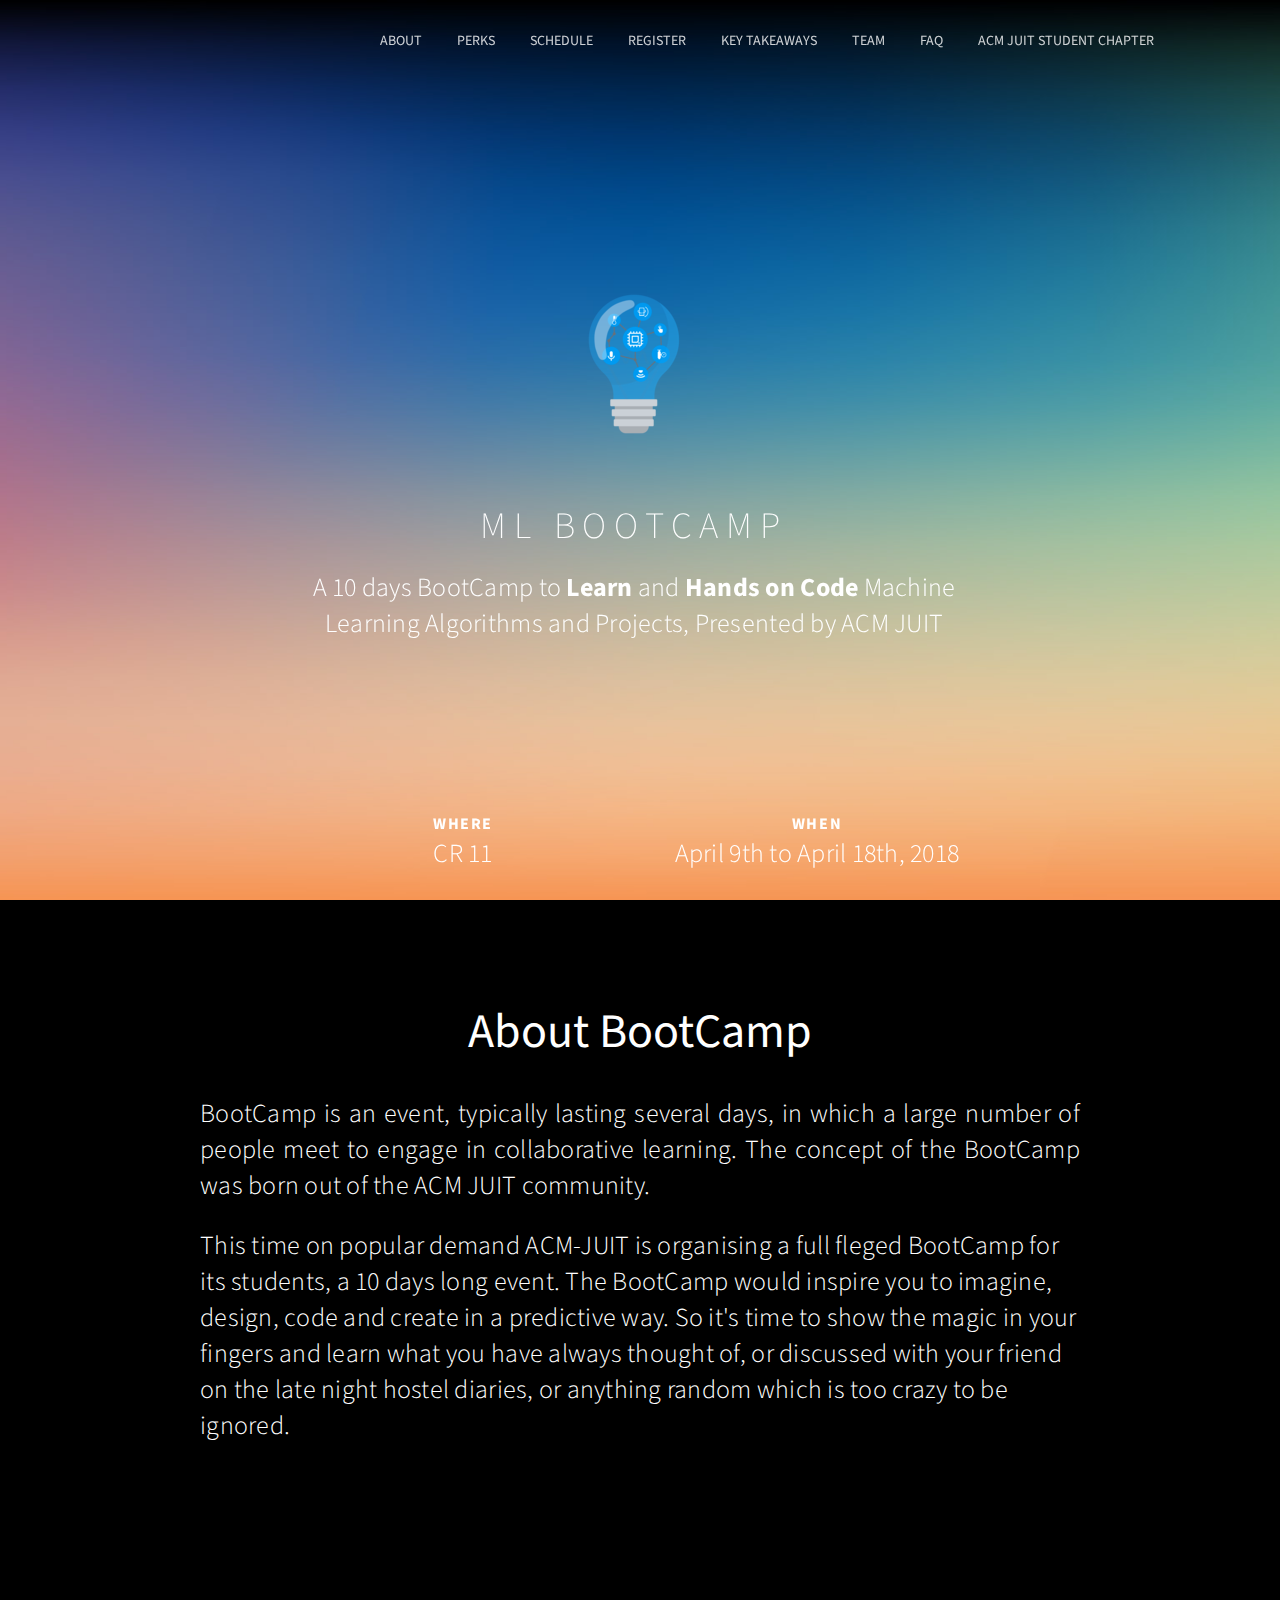
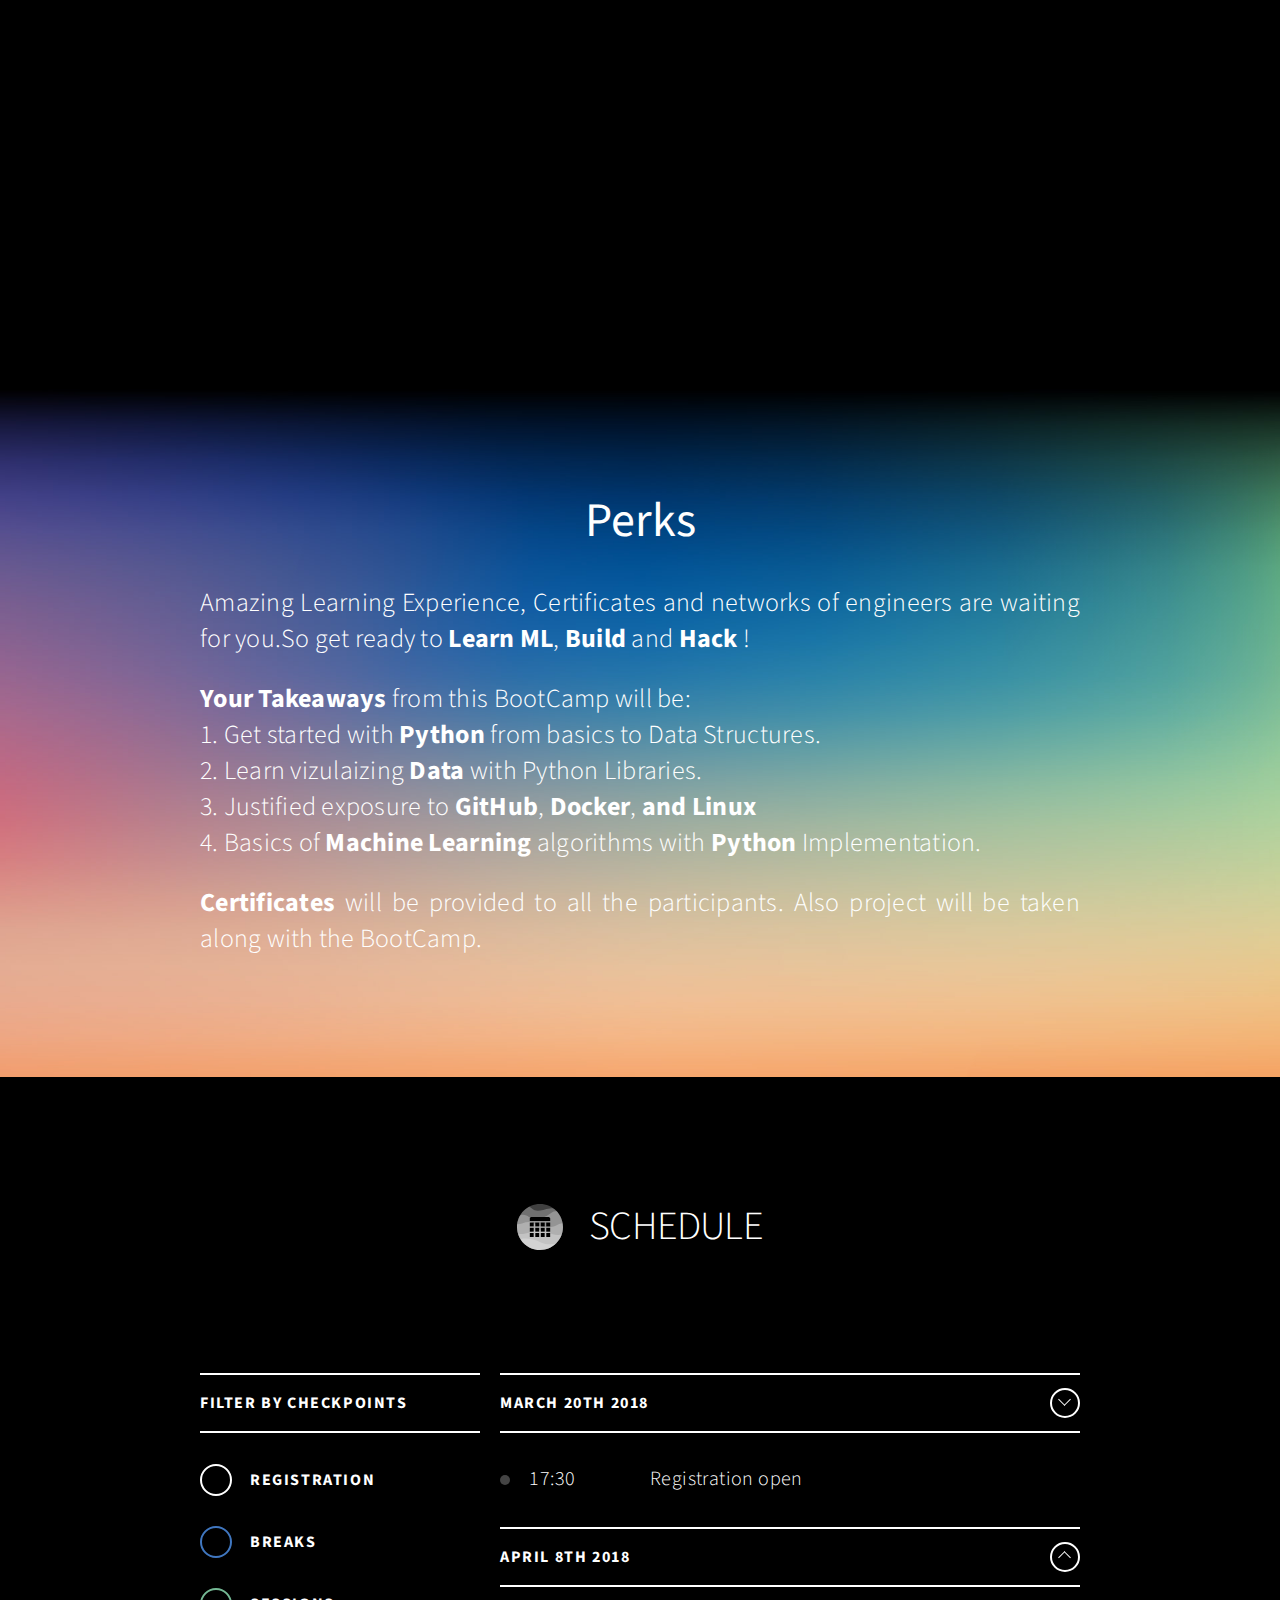
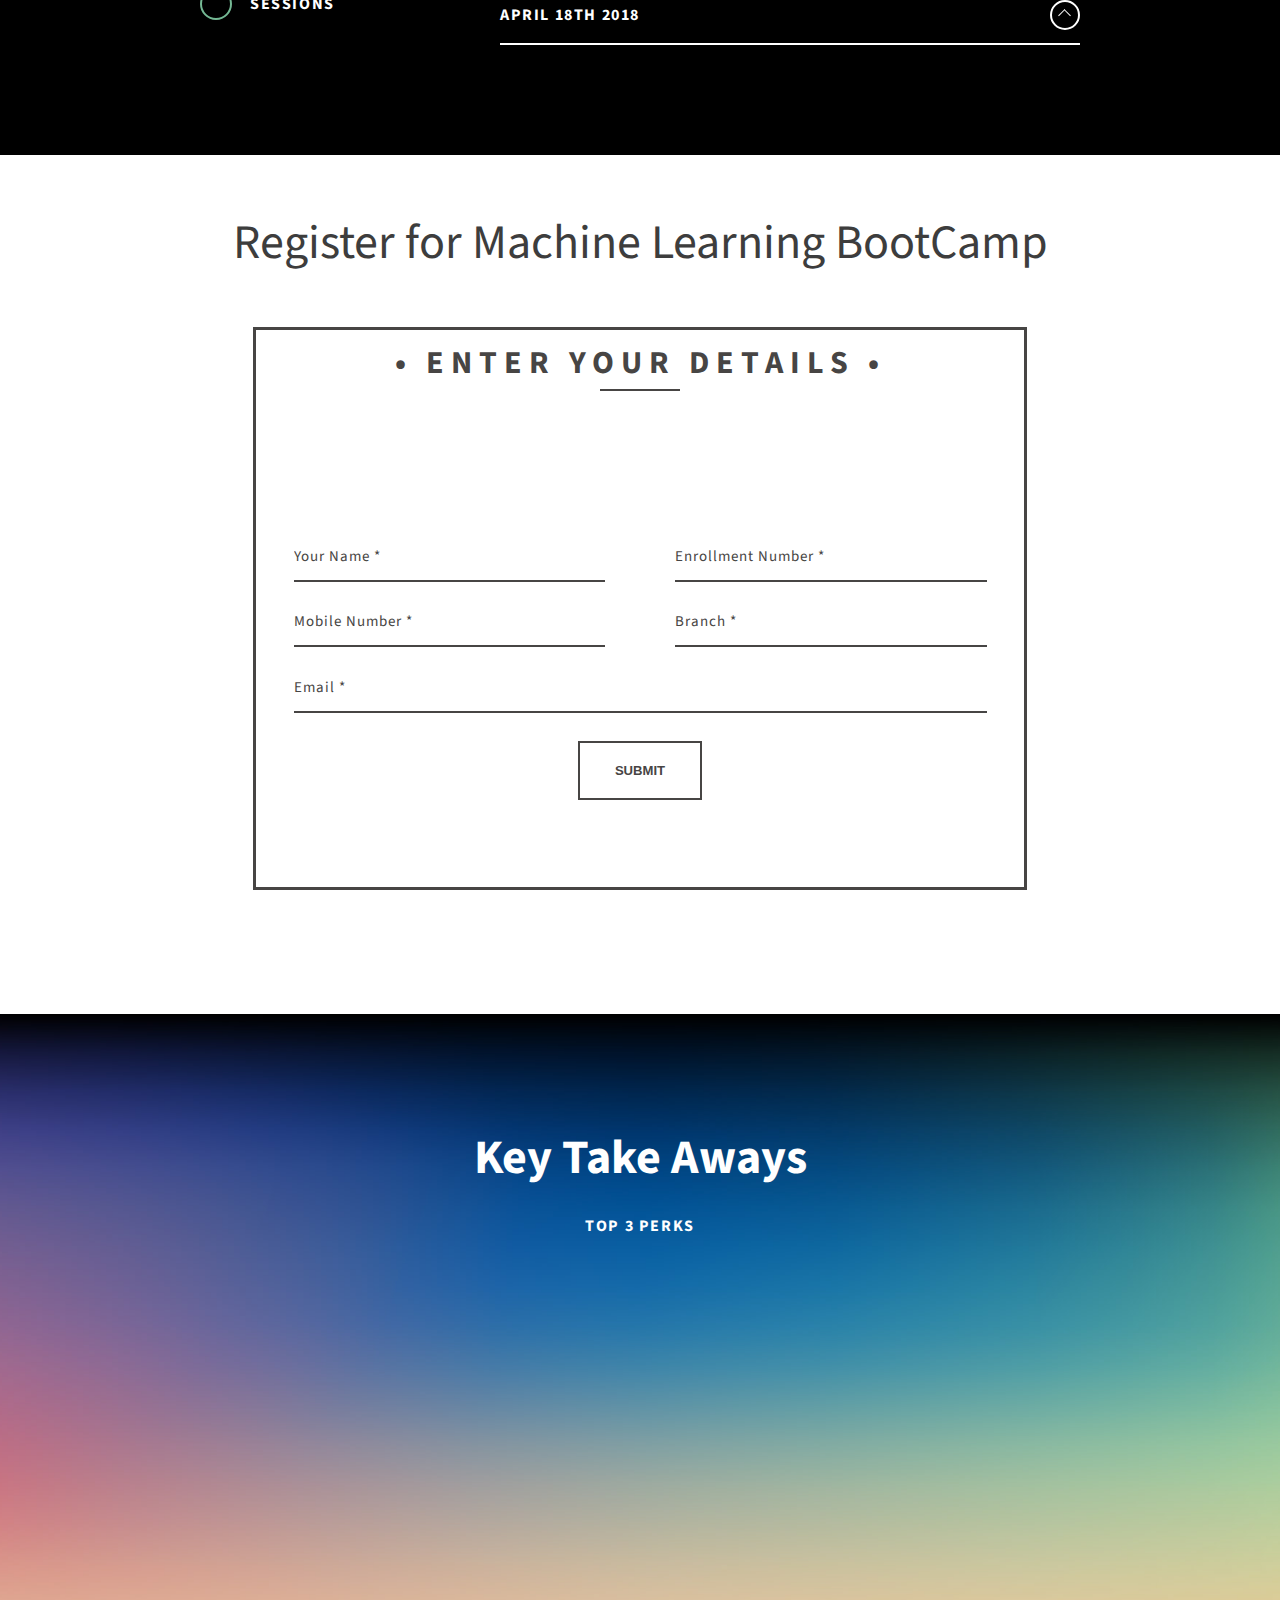
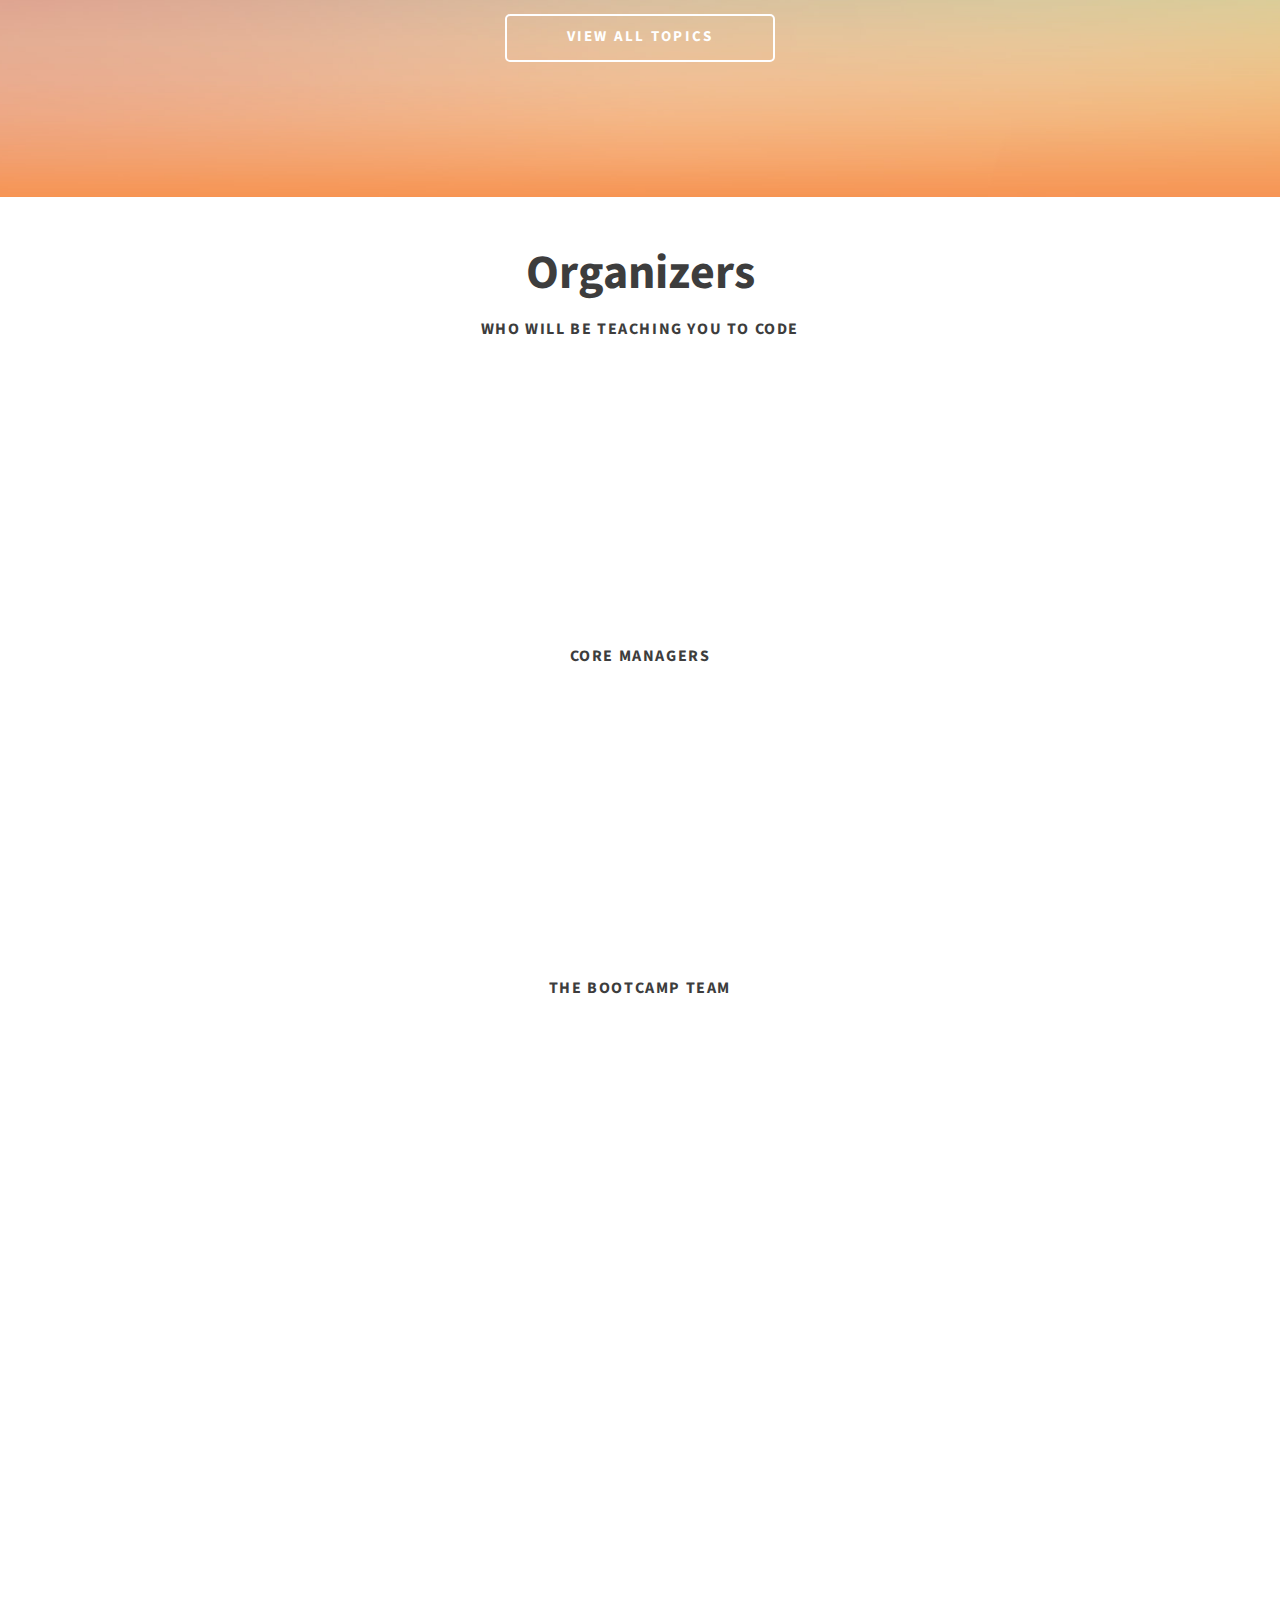
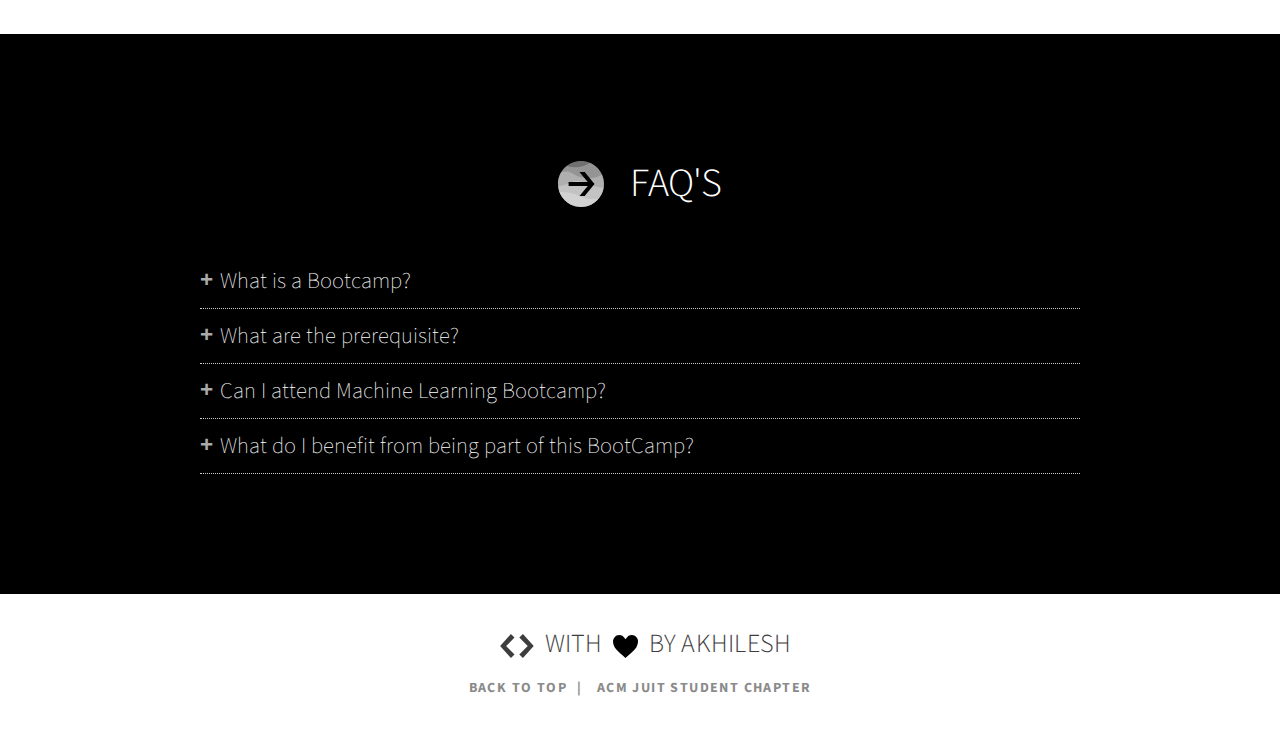
<file: index.html>
<!DOCTYPE html>
<html class="Page no-js is-loading">
<head>
  <meta charset="utf-8">
  <meta http-equiv="X-UA-Compatible" content="IE=edge">
  <meta name="description" content="">
  <meta name="viewport" content="width=device-width, initial-scale=1">    
  <meta property="og:title" content="Machine Learning Sessions 2018- ACM JUIT">
  <meta property="og:description" content="acm JUIT's 14 days Machine Learning workshop">
  <meta property="og:type" content="website">
  <meta property="og:url" content="http://mlacmjuit.github.io/">
  <meta property="og:image:width" content="1200">
  <meta property="og:image:height" content="630">
  <link rel="icon" type="image/png" href="images/logo.png" />
  <title>Machine Learning Sessions 2018- ACM JUIT</title>
  <script>
      // The client supports JavaScript
      var el = document.documentElement
      el.className = el.className.replace('no-js', 'js')
      
    </script>

<!-- <script src="http://ajax.googleapis.com/ajax/libs/jquery/1.11.2/jquery.min.js"></script>
<script>
function postContactToGoogle() 
{
	var name = $('name').val();
	var roll = $('roll').val();
	var mob = $('mob').val();
	var email = $('email').val();
	var git = $('git').val();

	$.ajax({
		url: "https://docs.google.com/forms/u/1/d/e/1FAIpQLSfs8Tt4y_7L4POwKokPzYZC6H9Fgoms89yjyYsE7xwrZ0QSwg/formResponse", data: {"entry.792661221": name, "entry.823166634": roll, "entry.1391772483": mob, "entry.634985276": email, "entry.1092077394": git}, type: "POST", dataType: "xml", statusCode: {
			0: function () {
				window.location.replace("thankyou.html");

			}

			200: function () {
				window.location.replace("thankyou.html");
				
			}
		}
	});

}


</script> -->


    <link rel="stylesheet" href="styles/main.css">
    <link rel="stylesheet" type="text/css" href="https://maxcdn.bootstrapcdn.com/font-awesome/4.7.0/css/font-awesome.min.css">
    <link rel="stylesheet" href="https://fonts.googleapis.com/css?family=Source+Sans+Pro:400,600,700">
  </head>
  <body class="Page-body">
    <header class="Header" data-header="data-header" data-sticky="data-sticky">
      <div class="Container Container--wide"><a href="index.html#intro">
        <h1 class="Header-title" style="color: white;"><span class="Text Text--logoSmall"> ML Bootcamp</span></h1></a>
      </div>
    </header>
    <nav class="Nav Load Load--fromTop Load--delay2" data-navigation="data-navigation" data-sticky="data-sticky">
      <div class="Nav-center">
      <a href="#about" title="About" class="Nav-item">About</a>
      <a href="#Perks" title="Perks" class="Nav-item">Perks</a>
      <a href="#schedule" title="Schedule" class="Nav-item">Schedule</a>
      <a href="#register" title="register" class="Nav-item">Register</a>
      <a href="#projects" title="Sponsors" class="Nav-item">Key Takeaways</a>
      <a href="#speakers" title="Speakers" class="Nav-item">Team</a>
<a href="#FAQ" title="FAQ" class="Nav-item Nav-extra">FAQ</a>
      <a href="http://juit.acm.org/a" target="blank" title="ACM JUIT" class="Nav-item Nav-extra">ACM JUIT Student Chapter</a>
      </div>
    </nav>
    <button data-nav-toggle="data-nav-toggle" data-sticky="data-sticky" title="Open Navigation" class="Burger">
      <div class="Burger-top"></div>
      <div class="Burger-mid"></div>
      <div class="Burger-bot"></div>
    </button>
    <section id="intro" data-animate class="Load Load--delay1 Section Section--gradient Section--fullheight">
      <div class="Center">
        <div class="Center-content"><img src="images/logo.png">
          <h2 class="Text Text--logo u-marginTop Load Load--delay3">ML BootCamp</h2>
          <div class="Container Container--narrow Load Load--delay4">
            <p class="Text Text--medium u-marginBottom u-marginTop">A 10 days BootCamp to <strong>Learn</strong> and <strong>Hands on Code</strong> Machine Learning Algorithms and Projects, Presented by ACM JUIT</p>
          </div>
         
        </div>
      </div>
      <footer class="Section-footer u-textCenter Load Load--fromBottom Load--delay6">
        <div class="Container Container--narrow Container--padded">
          <div class="Grid u-textCenter">
            <div class="Grid-cell u-sm-size1of2">
              <h3 class="Text Text--spaced">Where</h3>
              <p class="Text Text--medium">CR 11</p>
            </div>
            <div class="Grid-cell u-sm-size1of2">
              <h3 class="Text Text--spaced">When</h3>
              <p class="Text Text--medium">April 9th to April 18th, 2018</p>
            </div>
          </div>
        </div>
      </footer>
    </section>
    <section id="about" class="Section Section--padded">
      <div class="Container">
       <font size = "30px" ><center>About BootCamp</center></font>
       <p class="Text Text--medium u-marginTop-x2" style="text-align:justify;">BootCamp is an event, typically lasting several days, in which a large number of people meet to engage in collaborative learning. The concept of the BootCamp was born out of the ACM JUIT community.</p><br>
       <p class="Text Text--medium " style="text-align: justif  left;">This time on popular demand ACM-JUIT is organising a full fleged BootCamp for its students, a 10 days long event. The BootCamp would inspire you to imagine, design, code and create in a predictive way. So it's time to show the magic in your fingers and learn what you have always thought of, or discussed with your friend on the late night hostel diaries, or anything random which is too crazy to be ignored.</p>
       <div class="Grid">
        <div data-animate class="Grid-cell Stagger u-sm-size1of2"><i class="Icon Icon--block Icon--build"></i>
          <h3 class="Text Text--spaced u-underspaced">1. Learn to Code ML</h3>
          <p class="Text">
            How do you decide what your machine is going to learn and how to teach it? Hear from two crazy undergraduates on what happens before they start teaching to a machine.
            
          </p>
        </div>
        <div data-animate class="Grid-cell Stagger u-sm-size1of2"><i class="Icon Icon--block Icon--collab"></i>
          <h3 class="Text Text--spaced u-underspaced">2. Collaborate</h3>
          <p class="Text">
            Learning process takes a team. Learn how engineers work together to overcome technical challenges and efficiently build software and that too something predictive and autonomous in nature.
            
          </p>
        </div>
      </div>
    </div>
  </section>
  <section id="Perks" class="Section Section--gradientFromBlack Section--padded">
    <div class="Container">
      <font size = "30px" ><center>Perks</center></font>
       <p class="Text Text--medium  u-marginTop-x2" style="text-align: justify;">Amazing Learning Experience, Certificates and networks of engineers are waiting for you.So get ready to <strong>Learn ML</strong>, <strong>Build</strong> and <strong>Hack</strong> !</p>
       <font color=""><br>
       <p class="Text Text--medium  " style="text-align: justify;"><strong>Your Takeaways</strong> from this BootCamp will be:</p>
       <p class="Text Text--medium  " style="text-align: left;">1. Get started with <strong>Python</strong> from basics to Data Structures.</p>
       <p class="Text Text--medium  " style="text-align: left;">2. Learn vizulaizing <strong>Data</strong> with Python Libraries.</p>
       <p class="Text Text--medium  " style="text-align: left;">3. Justified exposure to <strong>GitHub</strong>, <strong>Docker</strong>, <strong>and Linux</strong></p>
<p class="Text Text--medium  " style="text-align: left;">4. Basics of <strong>Machine Learning</strong> algorithms with <strong>Python </strong> Implementation.</p><br>
       <p class="Text Text--medium  " style="text-align: justify;"> <strong>Certificates</strong> will be provided to all the participants. Also project will be taken along with the BootCamp.</p>


    </div>
  </section>
  <section id="schedule" class="Section Section--padded">
    <div class="Container Container">
      <h2 class="Text Text--heading u-marginBottom-x2"><i class="Icon Icon--schedule Icon--inline"></i>Schedule</h2>
      <div data-schedule class="Grid Schedule">
        <div class="Grid-cell u-sm-size1of3">
          <h3 class="Text Text--spaced u-underlined u-overlined u-offsetParent">Filter by checkpoints
            <button data-filter-reset class="Schedule-reset"><i class="Icon Icon--closeWhite"></i></button>
          </h3>
          <div class="Radio Radio--featured">
            <input id="filter-featured" type="checkbox" name="filter" value="featured" data-filter class="Radio-state">
            <label for="filter-featured" class="Radio-label Text Text--spaced">Registration</label>
          </div>
          <div class="Radio Radio--build">
            <input id="filter-build" type="checkbox" name="filter" value="build" data-filter class="Radio-state">
            <label for="filter-build" class="Radio-label Text Text--spaced">Breaks</label>
          </div>
          <div class="Radio Radio--collab">
            <input id="filter-collaboration" type="checkbox" name="filter" value="collaboration" data-filter class="Radio-state">
            <label for="filter-collaboration" class="Radio-label Text Text--spaced">Sessions</label>
          </div>
        </div>
<!------------------------------------------------------------
---------------------------------------------------------------
--------------------------------------------------------------
------------------------------------------------------------>
        <div class="Grid-cell u-sm-size2of3">
          <div class="Schedule-day">
            <h3 data-dropdown data-dropdown-target="#day1" class="Text Text--spaced u-underlined u-overlined u-clickable u-offsetParent">March 20th 2018<span class="Schedule-toggle"><i class="Caret"></i></span></h3>
            <ul id="day1" class="List Dropdown is-expanded">
              <div class="Dropdown-content">
                <li class="List-item Schedule-event Schedule-event--" data-event data-track="featured">
                  <div class="Grid Grid--collapsed">
                    <div class="Grid-cell u-size1of4 Text Schedule-eventTime"><i class="Schedule-mark"></i> 17:30 
                      <div class="Schedule-eventTimeEnd">-&nbsp;April 8th, 2018- 17:30
                      </div>
                    </div>
                    <div class="Grid-cell u-size3of4">
                      <p class="Text Schedule-title">Registration open</p>
                    </div>
                  </div>
                  <div class="Schedule-eventDescription">
                    <p>Registration for the Machine Learning Bootcamp begins on March 20th.</p>
                  </div>
                </li>
               </div>
              </ul>
            </div>
<!------------------------------------------------------------------->
          <div class="Schedule-day">
            <h3 data-dropdown data-dropdown-target="#day2" class="Text Text--spaced u-underlined u-overlined u-clickable u-offsetParent">April 8th 2018<span class="Schedule-toggle"><i class="Caret"></i></span></h3>
            <ul id="day2" class="List Dropdown">
              <div class="Dropdown-content">
           
                <li class="List-item Schedule-event Schedule-event--collaboration" data-event data-track="collaboration">
                  <div class="Grid Grid--collapsed">
                    <div class="Grid-cell u-size1of4 Text Schedule-eventTime"><i class="Schedule-mark"></i>17:30
                      <div class="Schedule-eventTimeEnd">-&nbsp;19:00
                      </div>
                    </div>
                     <div class="Grid-cell u-size3of4">
                      <p class="Text Schedule-title">Day 1 | Installation session</p>
     </div>
                  </div>
<div class="Schedule-eventDescription">
                    <p>Short Installation session followed by Machine Learning Overview.</p>
                  </div>
                </li>

                <li class="List-item Schedule-event Schedule-event--" data-event data-track="Discuss and Build">
                  <div class="Grid Grid--collapsed">
                    <div class="Grid-cell u-size1of4 Text Schedule-eventTime"><i class="Schedule-mark"></i>19:30
                      <div class="Schedule-eventTimeEnd">
                      </div>
                    </div>
                    <div class="Grid-cell u-size3of4">  
                      <p class="Text Schedule-title">Informal discussion on ML</p>
     </div>
</div>
<div class="Schedule-eventDescription">
                    <p>Informal discussion on Machine learning space and it's application.</p>
                  </div>

                </li>
                </div>
              </ul>
              

<!------------------------------------------------------------------->
 <div class="Schedule-day">
            <h3 data-dropdown data-dropdown-target="#day3" class="Text Text--spaced u-underlined u-overlined u-clickable u-offsetParent">April 18th 2018<span class="Schedule-toggle"><i class="Caret"></i></span></h3>
            <ul id="day3" class="List Dropdown">
              <div class="Dropdown-content">
                           <li class="List-item Schedule-event Schedule-event--collaboration" data-event data-track="collaboration">
                  <div class="Grid Grid--collapsed">
                    <div class="Grid-cell u-size1of4 Text Schedule-eventTime"><i class="Schedule-mark"></i>17:30
                      <div class="Schedule-eventTimeEnd">-&nbsp;19:00
                      </div>
                    </div>
                     <div class="Grid-cell u-size3of4">
                      <p class="Text Schedule-title">Day 10 | Last Day of Bootcamp</p>
     </div>
                  </div>
<div class="Schedule-eventDescription">
                    <p>Summarizing of all the algorithms and implementation done in BootCamp. Projects review begins.</p>
                  </div>
               
                <li class="List-item Schedule-event Schedule-event--" data-event data-track="">
                  <div class="Grid Grid--collapsed">
                    <div class="Grid-cell u-size1of4 Text Schedule-eventTime"><i class="Schedule-mark"></i>18:30
                      <div class="Schedule-eventTimeEnd">- 19:00
                      </div>
                    </div>
                    <div class="Grid-cell u-size3of4">
                      <p class="Text Schedule-title">End of Bootcamp</p>
                    </div>
                  </div>
<div class="Schedule-eventDescription">
                    <p>BootCamp Ends with Certificates distribution and Photoshoots.</p>
</div>
                </li>
              </div>
            </ul>
          </div>

          </div>
        </div>
      </div>
    </div>
  </section>
 

<!----------------------------------------------------------------------
-------------------------------------------------------------------->


 <section id="register" class="Section Section--paper">
    
          <div class="Container">
       <font size = "30px" style="line-height: 1em;"><center >Register for Machine Learning BootCamp</center></font>
       <div id="container">
  <h1>&bull; Enter your Details &bull;</h1>
  <div class="underline">
  </div>
  <div class="icon_wrapper" align="Center">
    <i class="fa fa-forms fa-5x" aria-hidden="true"></i>
  </div>
  <form name="machine" action="thankyou.html">
    <div class="name">
      <label for="name"></label>
      <input type="text" placeholder="Your Name *" name="Name" required="true">
    </div>
    <div class="email">
      <label for="email"></label>
      <input type="text" placeholder="Enrollment Number *" name="EnrollmentNo." required="true">
    </div>
<div class="name">
      <label for="name"></label>
      <input type="text" placeholder="Mobile Number *" name="MobNo." required="true">
    </div>

     <div class="email">
     	 <label for="Branch"></label>
      <input type="text" placeholder="Branch *" name="branch" required="true">
    </div>

    <div class="telephone">
      <input type="email" placeholder="Email *" name="Email" required="true">
    </div>

   
    <div class="submit" align="Center" >
      <input type="submit" name="Submit" id="form_button" value="Submit" /> 

<!--  <button type="submit" name="submit">Send</button>  --> 
    </div>
  </form><!-- // End form -->







 <div class="loading js-loading is-hidden">
      <div class="loading-spinner">
        <svg><circle cx="25" cy="25" r="20" fill="none" stroke-width="2" stroke-miterlimit="10"/></svg>
      </div>
    </div>

    <p class="js-success-message is-hidden" align="center" style="font-size: 20px;">Thank you for the registration!</p>
    <p class="js-error-message is-hidden" align="center"  style="font-size: 20px;">Error!</p>
  </div>


  <script>
    const scriptURL = 'https://script.google.com/macros/s/AKfycbxPvhNph3mz8x5Q5q1yx3fkAO8UsAaeWuvHpCPrYEtk5RCGc2A/exec'
    const form = document.forms['machine']
    const loading = document.querySelector('.js-loading')
    const successMessage = document.querySelector('.js-success-message')
    const errorMessage = document.querySelector('.js-error-message')

    form.addEventListener('submit', e => {
      e.preventDefault()
      showLoadingIndicator()
      fetch(scriptURL, { method: 'POST', body: new FormData(form)})
        .then(response => showSuccessMessage(response))
        .catch(error => showErrorMessage(error))
    })

    function showLoadingIndicator () {
      form.classList.add('is-hidden')
      loading.classList.remove('is-hidden')
    }

    function showSuccessMessage (response) {
      console.log('Success!', response)
      setTimeout(() => {
        successMessage.classList.remove('is-hidden')
        loading.classList.add('is-hidden')
      }, 500)
    }

    function showErrorMessage (error) {
      console.error('Error!', error.message)
      setTimeout(() => {
        errorMessage.classList.remove('is-hidden')
        loading.classList.add('is-hidden')
      }, 500)
    }
  </script>





























<script>  
  const scriptURL = 'https://script.google.com/macros/s/AKfycbxPvhNph3mz8x5Q5q1yx3fkAO8UsAaeWuvHpCPrYEtk5RCGc2A/exec'  
  const form = document.forms['machine']  
  form.addEventListener('submit', e => {  
   e.preventDefault()  
   fetch('https://script.google.com/macros/s/AKfycbxPvhNph3mz8x5Q5q1yx3fkAO8UsAaeWuvHpCPrYEtk5RCGc2A/exec', { method: 'POST', body: new FormData(form)})  
    .then(response => console.log('Success!', response))  
    .catch(error => console.error('Error!', error.message))  
  })
 </script>  








  
</div><!-- // End #container -->
        </div>
  </section>
  <section id="projects" class="Section Section--gradientFromBlack Section--padded">
    <div class="Container">
      <font size = "30px" style="line-height: 1em;"><center><strong>Key Take Aways</strong></center></font>
      <h2 class="Text Text--spaced u-underspaced u-marginTop-x2"><center>Top 3 Perks</center></h2>
       <div data-profiles class="Grid">
        <div class="u-textCenter">
          <div data-profile data-animate class="Grid-cell Stagger u-size1of2 u-sm-size1of3 u-md-size1of4 Profile">
            <figure class="Profile-figure"><img src="images/projects/py.jpg" alt="krayz" class="Profile-img"></figure>
            <h3 class="Text Text--spacedSmall">Python Libraries</h3>
            <p class="Text Text--small">We will start from scratch in Python, from basics to DS and then a leap to Machine Learning.</p>
            <p class="u-textCenter u-underspaced u-marginTop-x2" style="white-space: normal;
"><a href="https://github.com/indreshattri/KrayZ" title="View all projects" class="Button">View source</a></p>
          </div>
          <div data-profile data-animate class="Grid-cell Stagger u-size1of2 u-sm-size1of3 u-md-size1of4 Profile">
            <figure class="Profile-figure"><img src="images/projects/viz.png" alt="notfound" class="Profile-img"></figure>
            <h3 class="Text Text--spacedSmall">Data Visualization</h3>
            <p class="Text Text--small">Plot all your Data with Python Libraries. This Bootcamp will make you appreciate the beauty of data</p>
            
            <p class="u-textCenter u-underspaced u-marginTop-x2" style="white-space: normal;
"><a href="https://github.com/akhilesh-k/Machine-Learning-Sessions/tree/master/Visualization" title="View all projects" class="Button">View source</a></p>
           
          </div>
          <div data-profile data-animate class="Grid-cell Stagger u-size1of2 u-sm-size1of3 u-md-size1of4 Profile">
            <figure class="Profile-figure"><img src="images/projects/ml.png" alt="atom" class="Profile-img"></figure>
            <h3 class="Text Text--spacedSmall">ML Algorithms</h3>
            <p class="Text Text--small">Who provides mentored Hands on on almost every necessary algorithms for beginers in ML.</p>
            <p class="u-textCenter u-underspaced u-marginTop-x2" style="white-space: normal;
"><a href="https://github.com/akhilesh-k/machine-learning-sessions" title="View all projects" class="Button">View source</a></p>
          </div>
          </div>
          </div>
       <p class="u-textCenter u-underspaced u-marginTop-x2" style="white-space: normal;
"><a href="https://github.com/akhilesh-k/Machine-Learning-Sessions" target="blank" title="View all projects" class="Button">View all topics</a></p>
    </div>
  </section>
  <section id="speakers" class="Section Section--paper">
    <div class="Container Container--wide">
    <font size = "30px" ><center><strong>Organizers</strong></center></font>
      <div class="u-textCenter">
        <h2 class="Text Text--spaced u-underspaced u-marginTop-x2">Who will be teaching you to code</h2>
      </div>
      <div data-profiles class="Grid">
        <div class="u-textCenter">
          <div data-profile data-animate class="Grid-cell Stagger u-size1of2 u-sm-size1of3 u-md-size1of4 Profile">
            <figure class="Profile-figure"><img src="images/team/akhilesh.png" alt="Akhilesh" class="Profile-img"></figure>
            <h3 class="Text Text--spacedSmall"><a href="https://akhilesh-k.github.io" target="_blank">Akhilesh Kumar</a></h3>
              <p class="Text Text--small">Electronics Team Sub Head</p>
            
          </div>

<div class="u-textCenter">
        <h2 class="Text Text--spaced u-underspaced u-marginTop-x2">Core Managers</h2>
      </div>
<div data-profiles class="Grid">
        <div class="u-textCenter">
          <div data-profile data-animate class="Grid-cell Stagger u-size1of2 u-sm-size1of3 u-md-size1of4 Profile">
            <figure class="Profile-figure"><img src="images/team/prakhar.jpg" alt="Chris Wanstrath" class="Profile-img"></figure>
            <h3 class="Text Text--spacedSmall">Prakhar Tiwari</h3>
            <p class="Text Text--small"> Chairperson</p>
          </div>
<div data-profile data-animate class="Grid-cell Stagger u-size1of2 u-sm-size1of3 u-md-size1of4 Profile">
            <figure class="Profile-figure"><img src="images/team/avatar.png" alt="Chris Wanstrath" class="Profile-img"></figure>
            <h3 class="Text Text--spacedSmall">Prashant Arya</h3>
            <p class="Text Text--small">Vice-Chairperson</p>
          </div>


          <div data-profile data-animate class="Grid-cell Stagger u-size1of2 u-sm-size1of3 u-md-size1of4 Profile">
            <figure class="Profile-figure"><img src="images/team/anshul.jpg" alt="Nicole Sanchez" class="Profile-img"></figure>
            <h3 class="Text Text--spacedSmall">Anshul Chauhan</h3>
            <p class="Text Text--small">Treasurer</p>
           
         
          </div>
          </div>


      <div data-profiles class="Grid">
      <div class="u-textCenter">




        <h2 class="Text Text--spaced u-underspaced u-marginTop-x2">The BootCamp Team</h2>
      </div>
           <div class="u-textCenter">
          <div data-profile data-animate class="Grid-cell Stagger u-size1of2 u-sm-size1of3 u-md-size1of4 Profile">
            <figure class="Profile-figure"><img src="images/team/prashasy-a.jpg" alt="Chris Wanstrath" class="Profile-img"></figure>
            <h3 class="Text Text--spacedSmall">Prashasy Ashok</h3>
            <p class="Text Text--small">Debugging Mentor</p>
          </div>
          <div data-profile data-animate class="Grid-cell Stagger u-size1of2 u-sm-size1of3 u-md-size1of4 Profile">
            <figure class="Profile-figure"><img src="images/team/aman.jpg" alt="sanchit" class="Profile-img"></figure>
            <h3 class="Text Text--spacedSmall">Abhimanyu Aman Srivastav</h3>
            <p class="Text Text--small">Hands On Mentor</p>
           
         </div>
          <div data-profile data-animate class="Grid-cell Stagger u-size1of2 u-sm-size1of3 u-md-size1of4 Profile">
            <figure class="Profile-figure"><img src="images/team/dhruv.jpg" alt="Marco Annunziata" class="Profile-img"></figure>
            <h3 class="Text Text--spacedSmall">Dhruv Dhingra</h3>
            <p class="Text Text--small">Data Structure Instructor</p>
            
          </div>
            <div data-profile data-animate class="Grid-cell Stagger u-size1of2 u-sm-size1of3 u-md-size1of4 Profile">
            <figure class="Profile-figure"><img src="images/team/sajal.jpg" alt="sanchit" class="Profile-img"></figure>
            <h3 class="Text Text--spacedSmall">Sajal Lahoti</h3>
            <p class="Text Text--small">Python Mentor</p>
           
         </div>
          <div data-profile data-animate class="Grid-cell Stagger u-size1of2 u-sm-size1of3 u-md-size1of4 Profile">
            <figure class="Profile-figure"><img src="images/team/mohan.jpg" alt="Marco Annunziata" class="Profile-img"></figure>
            <h3 class="Text Text--spacedSmall">Aditya Mohan</h3>
            <p class="Text Text--small">Hands on Mentor</p>
            
          </div>
          <div data-profile data-animate class="Grid-cell Stagger u-size1of2 u-sm-size1of3 u-md-size1of4 Profile">
            <figure class="Profile-figure"><img src="images/team/ayush.jpg" alt="sanchit" class="Profile-img"></figure>
            <h3 class="Text Text--spacedSmall">Ayush Patel</h3>
            <p class="Text Text--small">Hands On Mentor</p>
           
         </div>
          <div data-profile data-animate class="Grid-cell Stagger u-size1of2 u-sm-size1of3 u-md-size1of4 Profile">
            <figure class="Profile-figure"><img src="images/team/umang.jpg" alt="Kellan Elliott-McCrea" class="Profile-img"></figure>
            <h3 class="Text Text--spacedSmall">Umang Maheshwari</h3>
            <p class="Text Text--small">Design Committee</p>
           
          </div>

        </div><br class="Text Text--large u-marginTop-2x">
        
        
      </div>
    </div>
  </section>
  <section id="FAQ" class="Section Section--padded">
    <style type="text/css">
    .faq-header{
      font-size: 2em;
      border-bottom: 1px dotted #ccc;
      padding: 1em 0;
    }

    .faq-c {
      border-bottom: 1px dotted #ccc;
      padding: 1em 0;
    }

    .faq-t {
      line-height: 1em;
      color: #aaa; 
      font-family: sans-serif; 
      float:left; 
      font-weight: 700; 
      padding-right: 0.3em; 
      -webkit-transition: all 200ms;
      -moz-transition: all 200ms;
      transition: all 200ms;
    }

    .faq-o {
      transform: rotate(-45deg);
      transform-origin: 50% 50%;
      -ms-transform: rotate(-45deg);
      -ms-transform-origin: 50% 50%;
      -webkit-transform: rotate(-45deg);
      -webkit-transform-origin: 50% 50%;
      -webkit-transition: all 200ms;
      -moz-transition: all 200ms;
      transition: all 200ms;
    }

    .faq-q {
      cursor: pointer;
      font-size: 1.5em;
      font-weight: 100;
    }

    .faq-a {
      clear: both;
      color: #666;
      display: none;
      padding-left: 1.5em;
    }
  </style>
  
  <div class="Container">
    <h2 class="Text Text--heading u-marginBottom"><i class="Icon Icon--arrow Icon--inline"></i>FAQ's</h2>
    <div class="faq-c">
      <div class="faq-q"><span class="faq-t">+</span>What is a Bootcamp?</div>
      <div class="faq-a">
        <p>BootCamp is an event, typically lasting several days, in which a large number of people meet to engage in collaborative learning. The concept of organizing the BootCamp in JUIT-W was born out of the ACM JUIT community. This is the first event of this kind in JUIT</p>
      </div>
    </div>

    <div class="faq-c">
      <div class="faq-q"><span class="faq-t">+</span>What are the prerequisite?</div>
      <div class="faq-a">
        <p>If you are studying at JUIT and have the passion for diving into Machine Learning, you're good to go! We will require some programming skills in C++/Python, some of the basic knowledge of Calculus, Statistics and Probability.</p>
      </div>
    </div>

    <div class="faq-c">
      <div class="faq-q"><span class="faq-t">+</span>Can I attend Machine Learning Bootcamp?</div>
      <div class="faq-a">
        <p>Yes, irrespective of your branch, year and program you can attend this BootCamp. We are charging a nominal of ₹100 for your certificates and other takeaways.</p>
      </div>
    </div>
 <div class="faq-c">
      <div class="faq-q"><span class="faq-t">+</span>What do I benefit from being part of this BootCamp?</div>
      <div class="faq-a">
        <p>You get to learn skills from ML on-the-go,learn to visualize your data efficiently,learn how to coordinate among a team and gain inspiration and ideas for projects completion.</p>
      </div>
    </div>
  </div>
</section>

<footer class="Section Section--paper Footer">
  <div class="Container u-textCenter">
    <h2 class="Text Text--medium Footer-credit"><i class="u-marginSides Icon Icon--made">Made</i>with<i class="u-marginSides Icon Icon--heart">love</i>by <a href="https://akhilesh-k.github.io" target="_blank" <strong>Akhilesh</strong></h2></a>
    <p class="Text Text--spacedMedium u-marginTop u-marginBottom Footer-actions">
    <a href="index.html#intro" class="Footer-toTop Footer-link">Back to top</a>
    <a href="http://juit.acm.org/a" target="_blank" class="Footer-link">ACM JUIT Student Chapter</a>
    </p>
  </div>
</footer>
<div class="ModalContainer Center Center--fixed">
  <div data-modal class="Modal Center-content">
    <button data-modal-close class="Modal-close"><span class="Icon Icon--close">Close Modal</span></button>
    <button data-modal-prev class="Modal-prev"><span class="Icon Icon--prev">View Previous Profile</span></button>
    <button data-modal-next class="Modal-next"><span class="Icon Icon--next">View Next Profile</span></button>
    <div data-modal-content class="Modal-content"></div>
  </div>
</div>
<script src="scripts/app.js" async></script><script src="https://platform.twitter.com/oct.js" type="text/javascript"></script>
<script type="text/javascript">twttr.conversion.trackPid('l6p7g', { tw_sale_amount: 0, tw_order_quantity: 0 });</script>
<script src='https://cdnjs.cloudflare.com/ajax/libs/jquery/2.1.3/jquery.min.js'></script>
<script>
    jQuery(window).load(function(){
        jQuery(".hameid-loader-overlay").fadeOut(500);
    });
</script>
<script type="text/javascript">
  $(".faq-q").click( function () {
    var container = $(this).parents(".faq-c");
    var answer = container.find(".faq-a");
    var trigger = container.find(".faq-t");
    
    answer.slideToggle(200);
    
    if (trigger.hasClass("faq-o")) {
      trigger.removeClass("faq-o");
    }
    else {
      trigger.addClass("faq-o");
    }
  });
</script>
<script type="text/javascript">
  $('a[href*="#"]')
  .not('[href="#"]')
  .not('[href="#0"]')
  .click(function(event) {
    if (
      location.pathname.replace(/^\//, '') == this.pathname.replace(/^\//, '') 
      && 
      location.hostname == this.hostname
      ) {
      var target = $(this.hash);
    target = target.length ? target : $('[name=' + this.hash.slice(1) + ']');
    if (target.length) {
      event.preventDefault();
      $('html, body').animate({
        scrollTop: target.offset().top
      }, 1000, function() {
        var $target = $(target);
        $target.focus();
        if ($target.is(":focus")) { 
          return false;
        } else {
          $target.attr('tabindex','-1');
          $target.focus();
        };
      });
    }
  }
});
</script>
<script type="text/javascript" src="scripts/jquery.validate.min.js"></script>
<script type="text/javascript" src="scripts/validation.js"></script>
<noscript>
  <img height="1" width="1" style="display:none;" alt="" src="https://analytics.twitter.com/i/adsct?txn_id=l6p7g&p_id=Twitter&tw_sale_amount=0&tw_order_quantity=0" />
  <img height="1" width="1" style="display:none;" alt="" src="https://t.co/i/adsct?txn_id=l6p7g&amp;p_id=Twitter&amp;tw_sale_amount=0&amp;tw_order_quantity=0" />
</noscript>

</body>
</html>



<!-- 
https://docs.google.com/forms/u/1/d/e/1FAIpQLSeUOwVe_BtmxPmQcn0AK_dRGAD_f3H-SUnM8cGo_ev_HkN-mw/formResponse -->
</file>
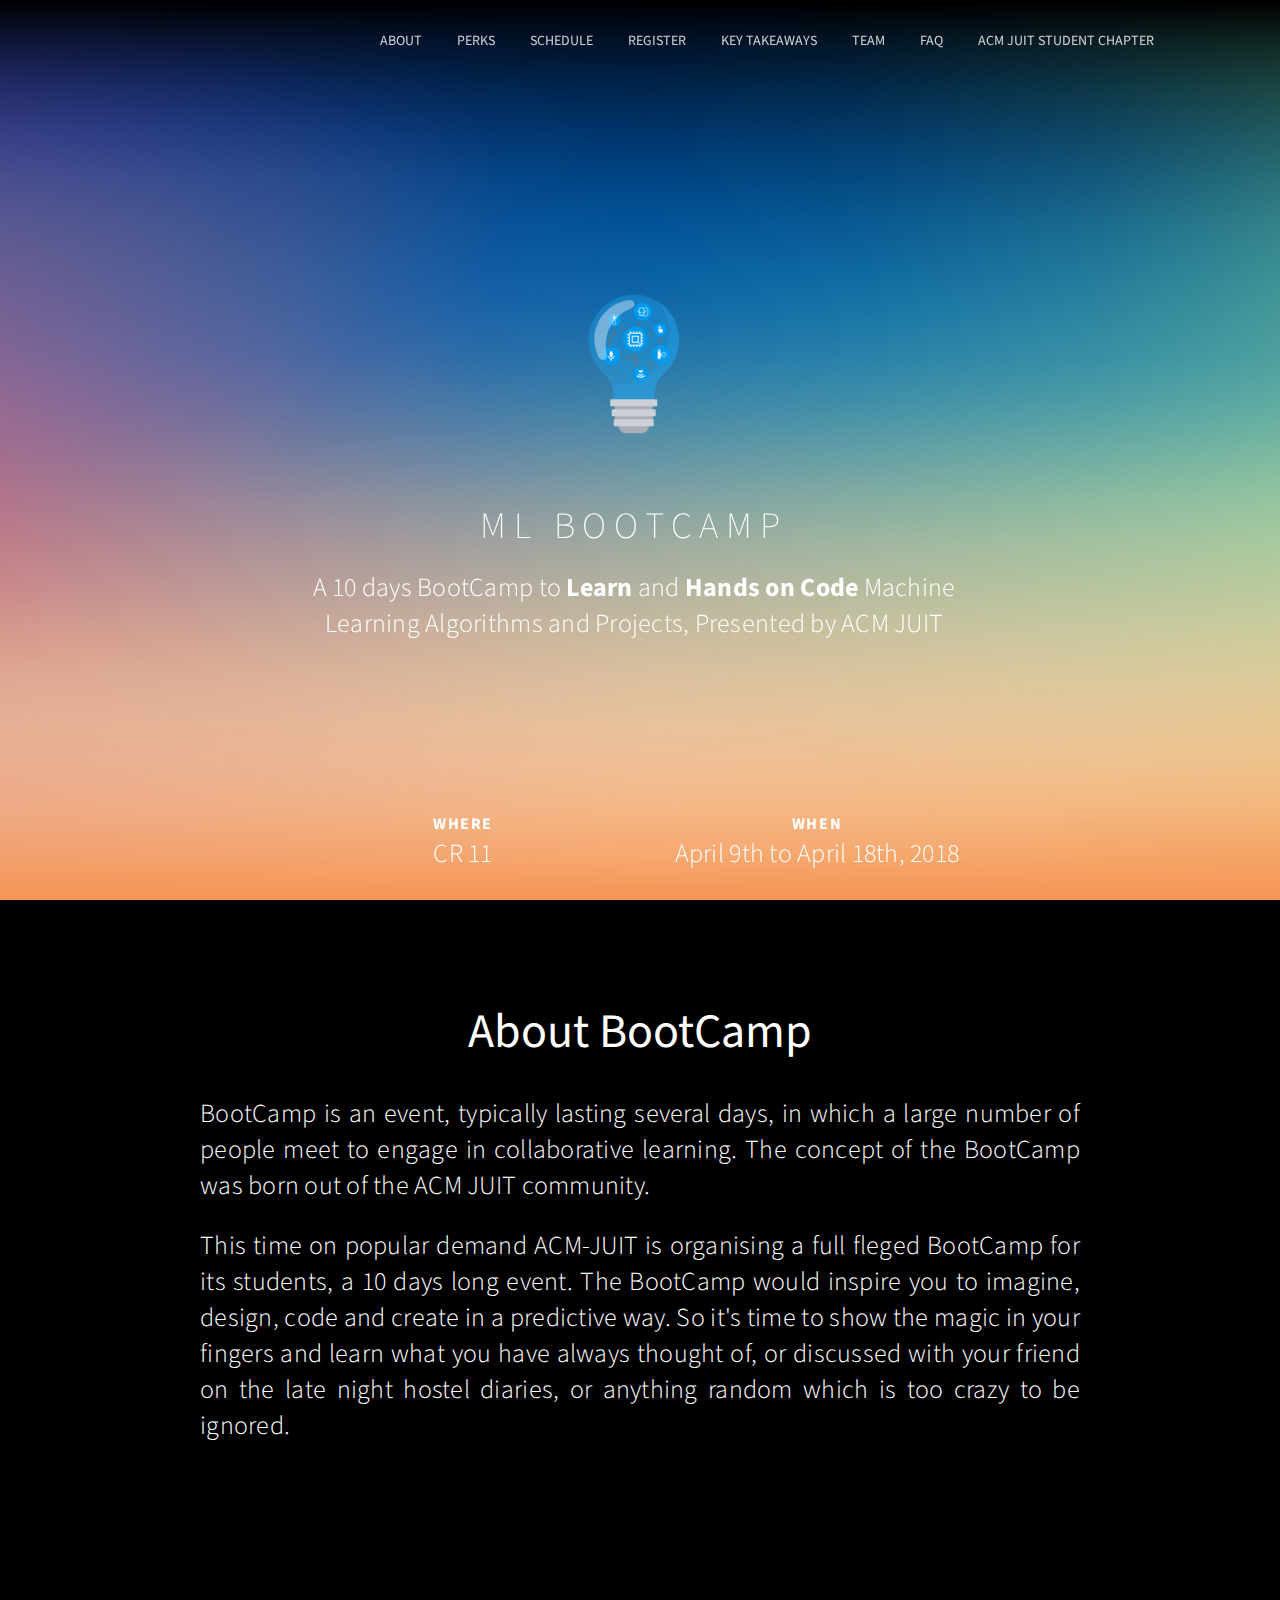
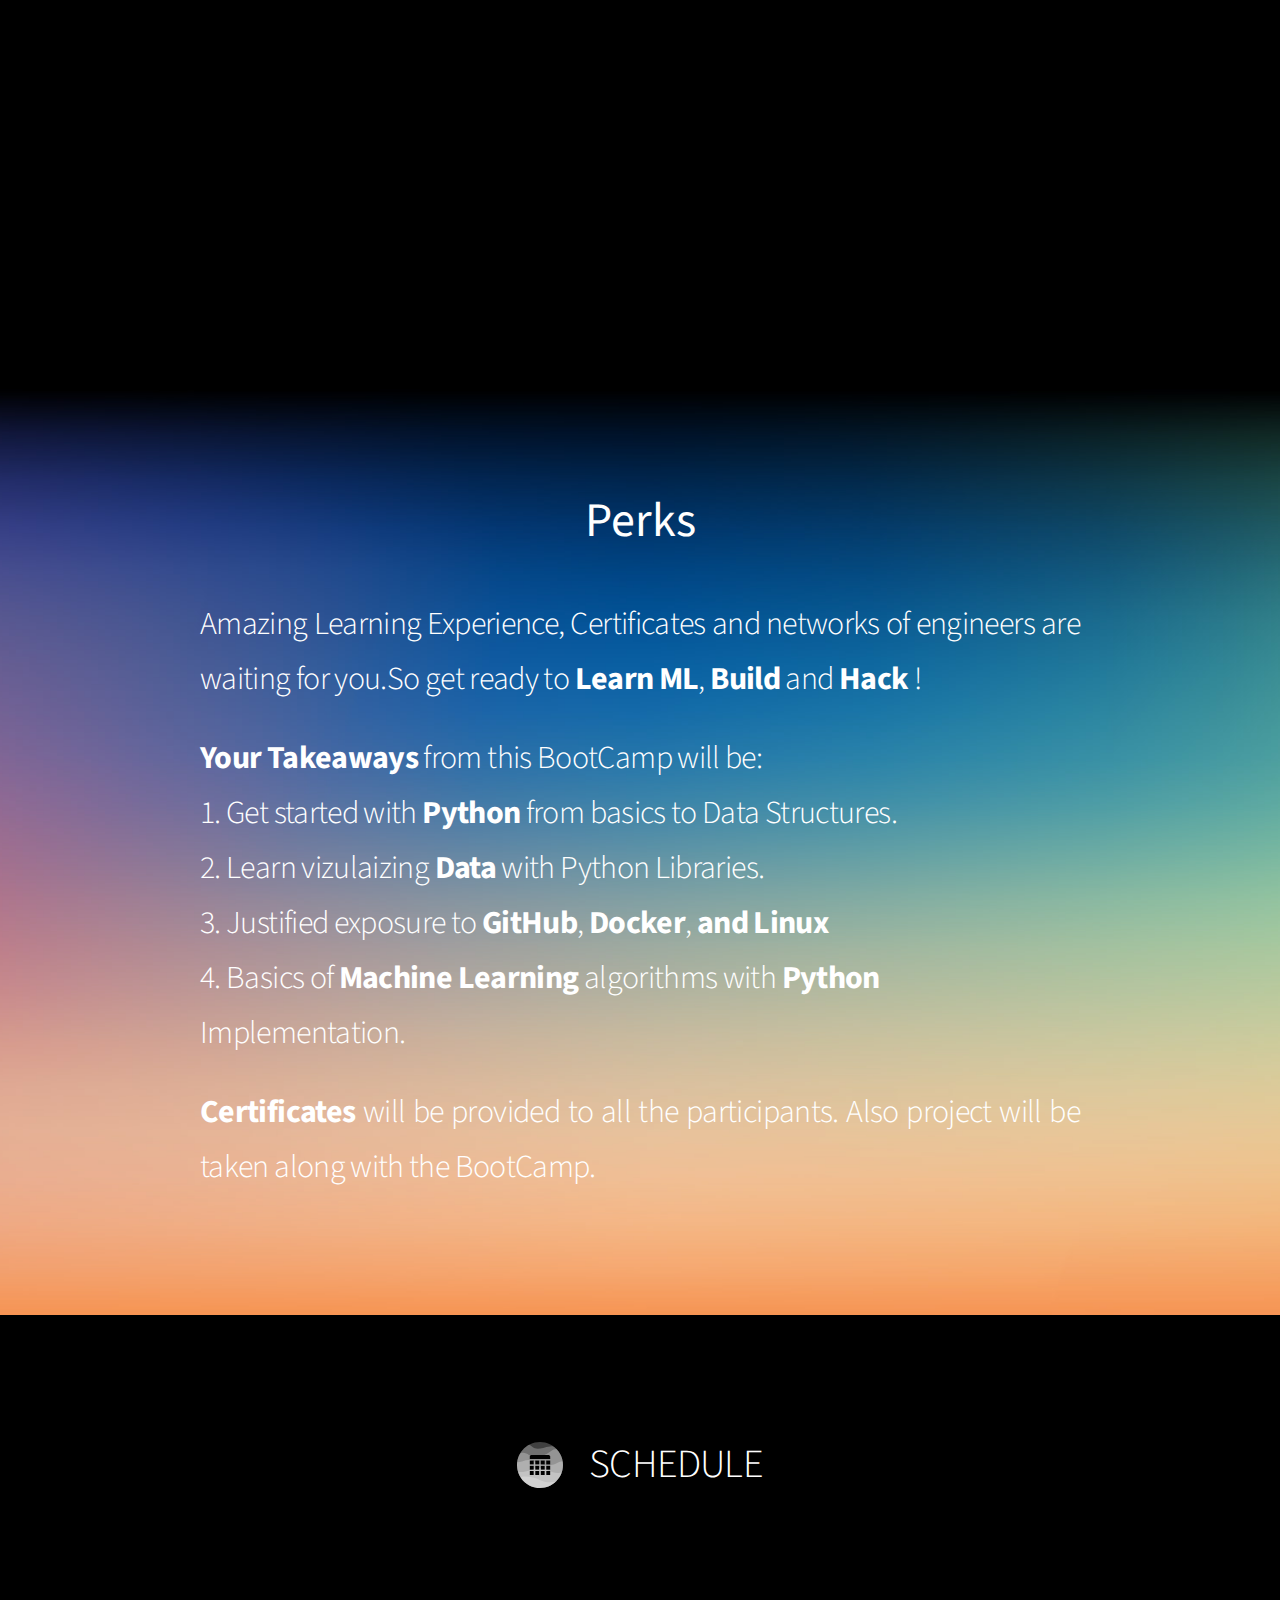
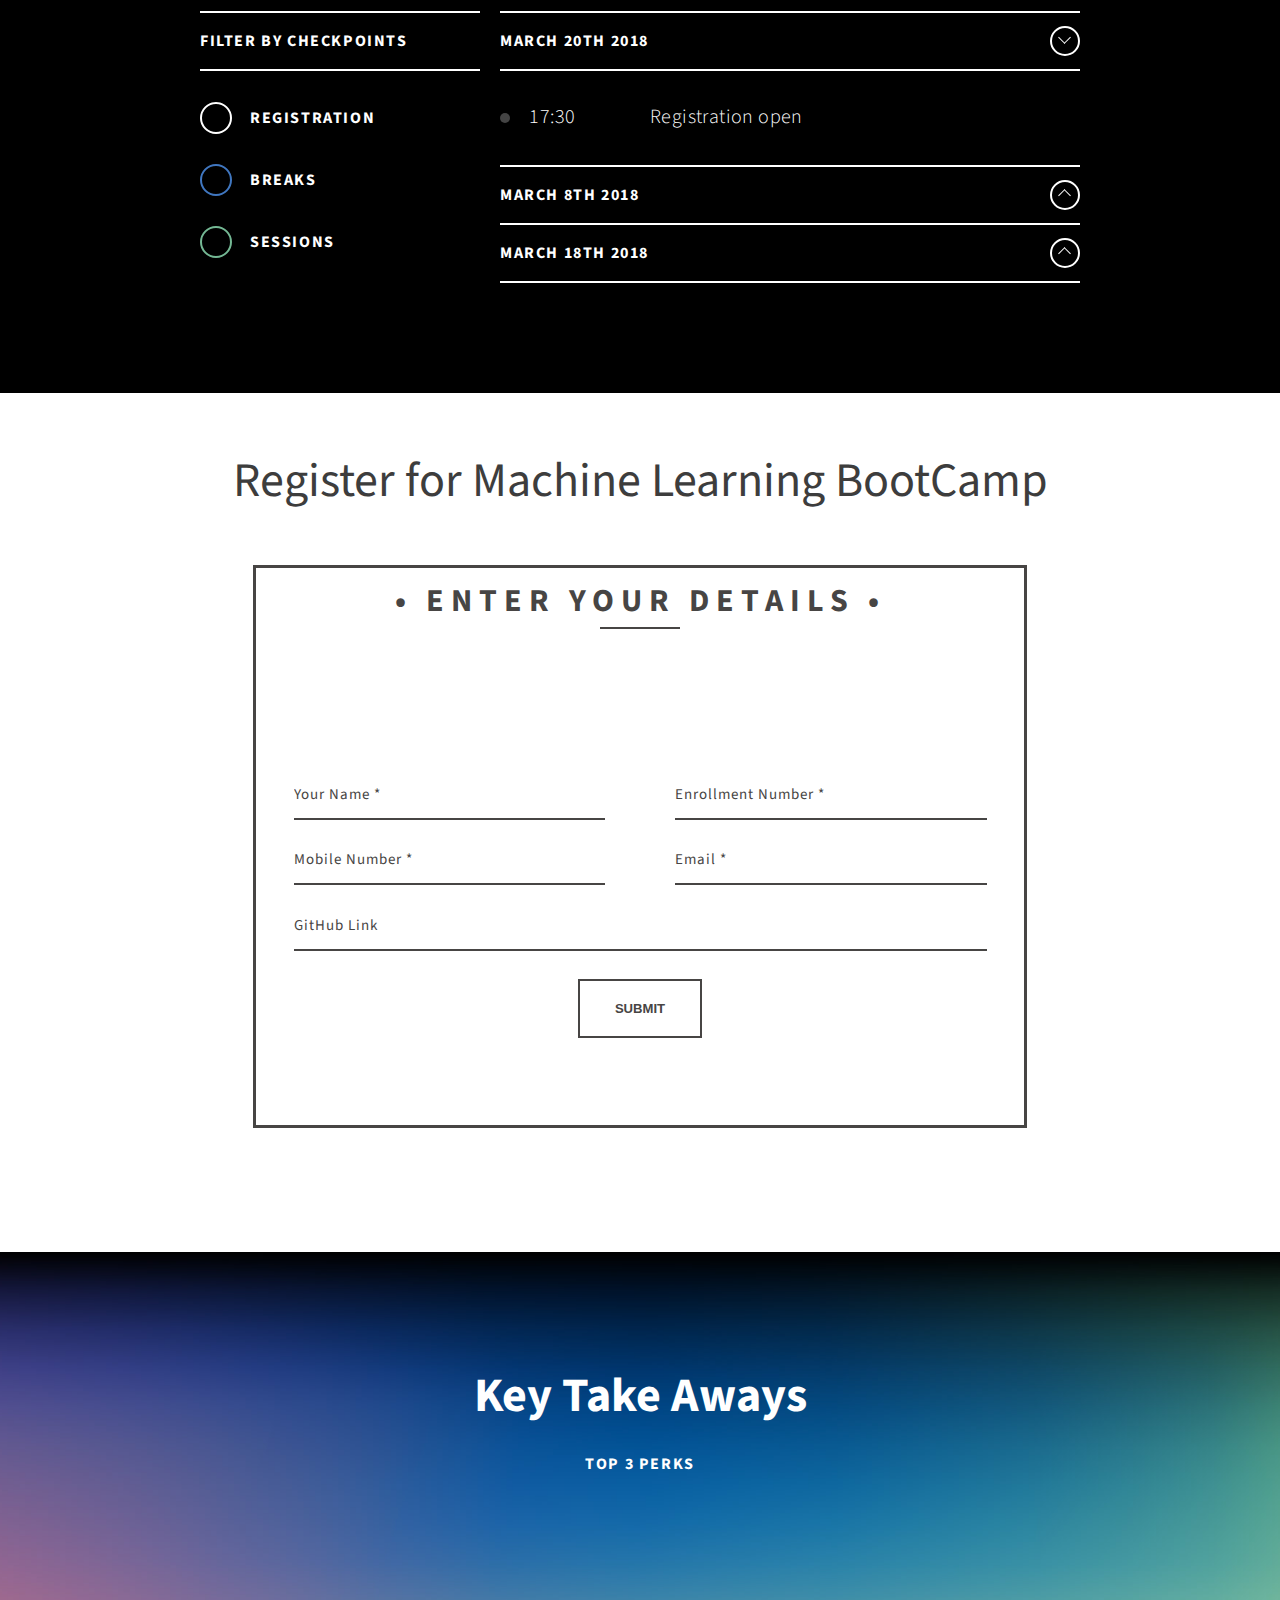
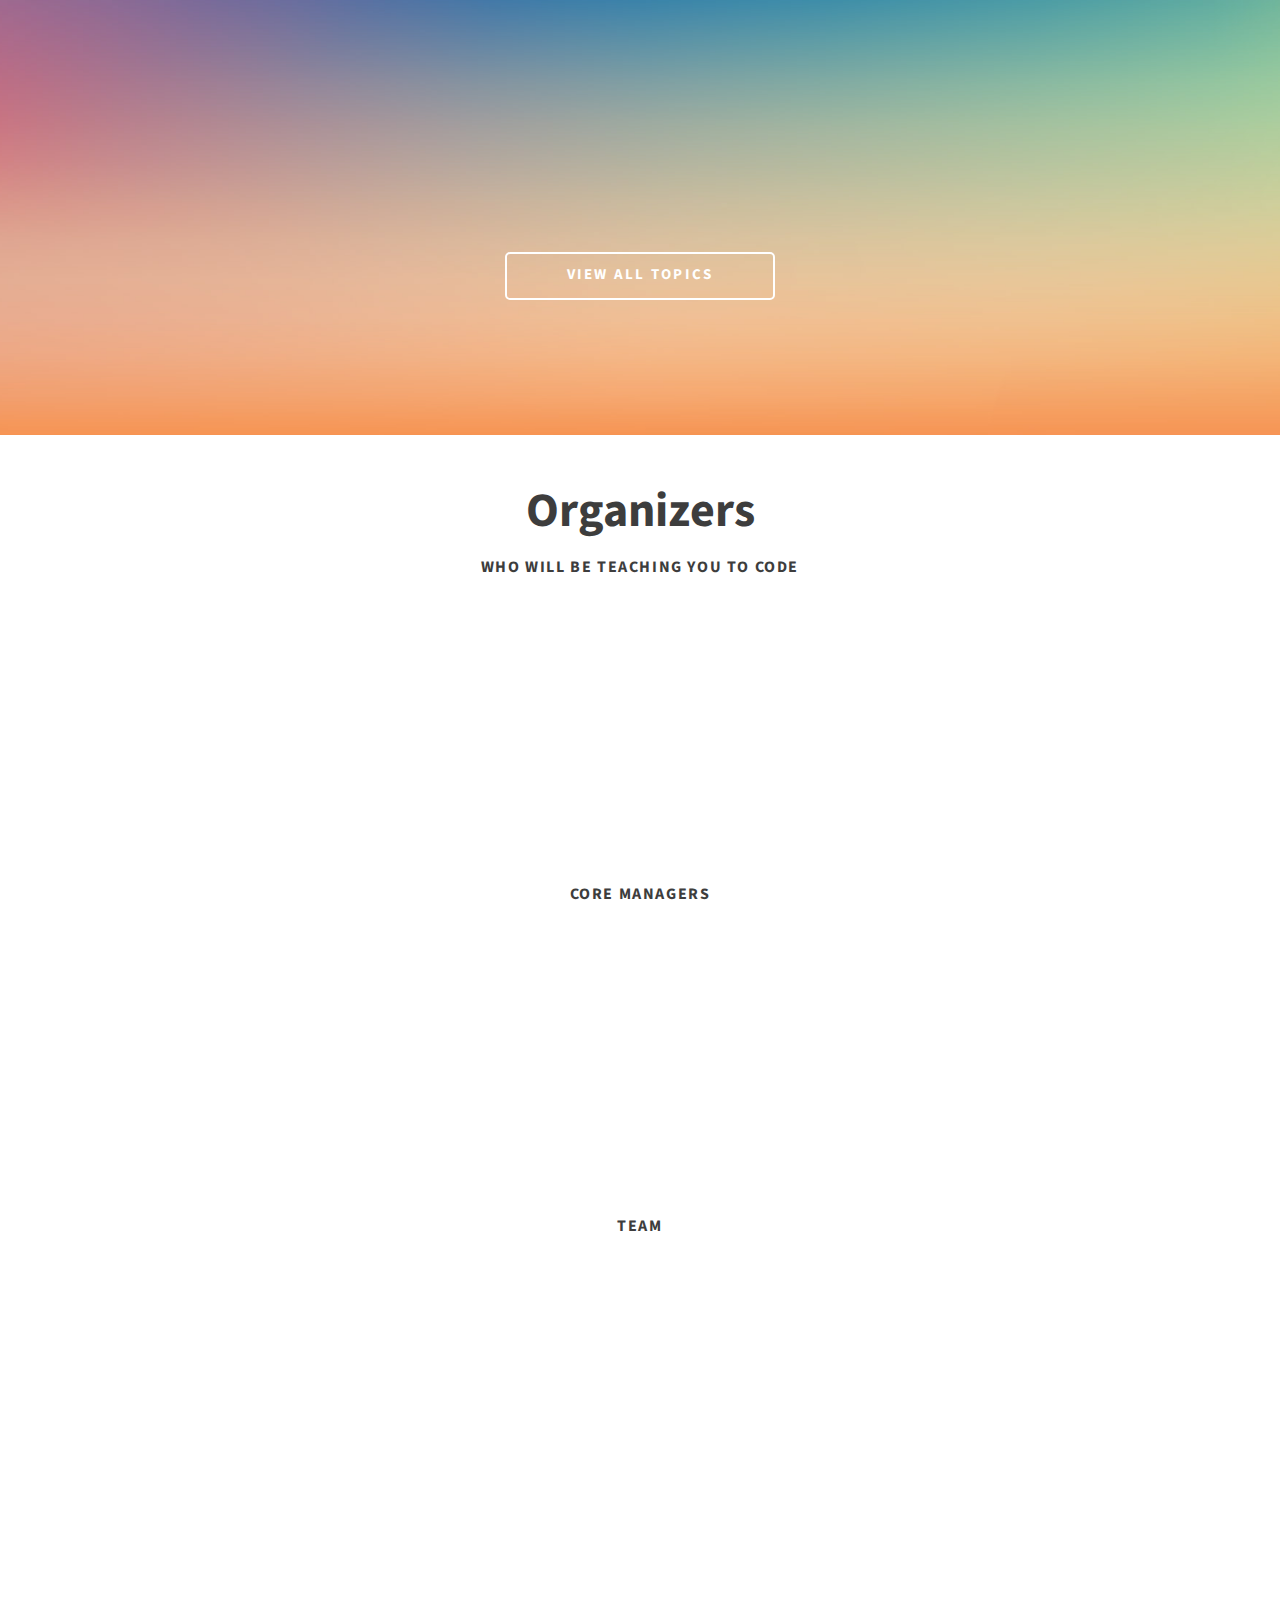
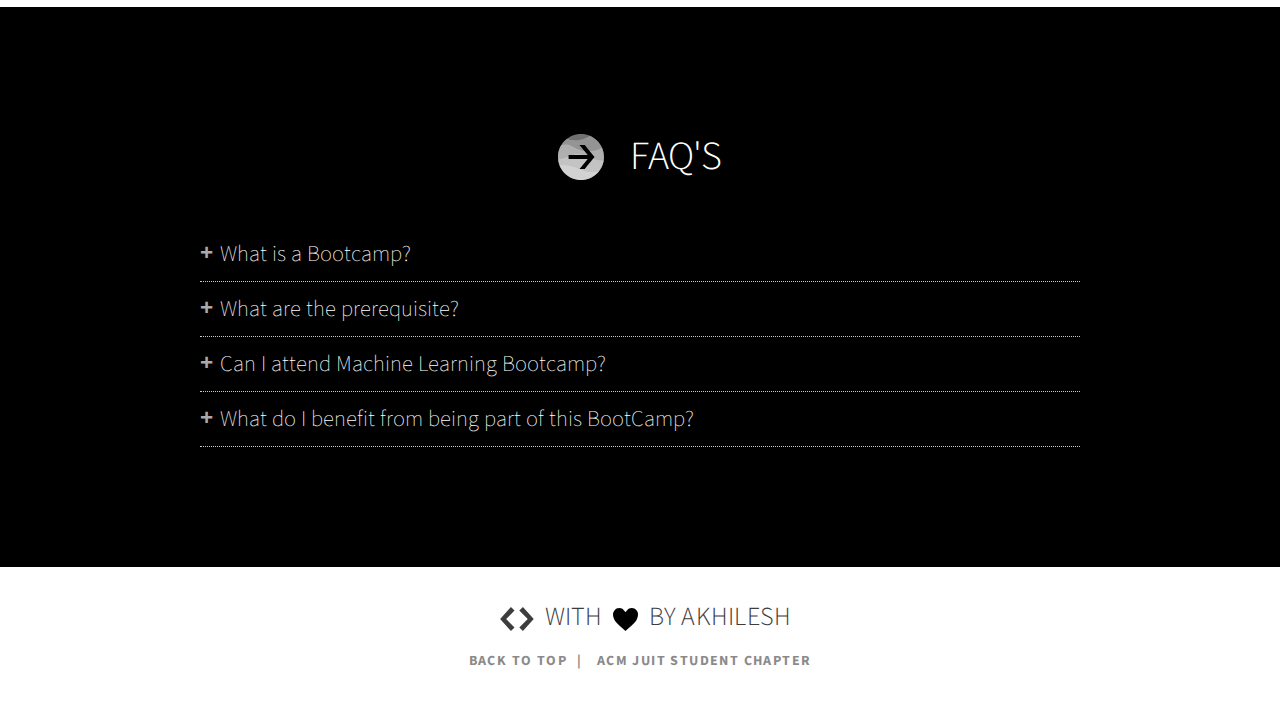
<file: docs/index.html>
<!DOCTYPE html>
<html class="Page no-js is-loading">
<head>
  <meta charset="utf-8">
  <meta http-equiv="X-UA-Compatible" content="IE=edge">
  <meta name="description" content="">
  <meta name="viewport" content="width=device-width, initial-scale=1">    
  <meta property="og:title" content="Machine Learning Sessions 2018- ACM JUIT">
  <meta property="og:description" content="acm JUIT's 14 days Machine Learning workshop">
  <meta property="og:type" content="website">
  <meta property="og:url" content="http://mlacmjuit.github.io/">
  <meta property="og:image:width" content="1200">
  <meta property="og:image:height" content="630">
  <link rel="icon" type="image/png" href="images/logo.png" />
  <title>Machine Learning Sessions 2018- ACM JUIT</title>
  <script>
      // The client supports JavaScript
      var el = document.documentElement
      el.className = el.className.replace('no-js', 'js')
      
    </script>
    <link rel="stylesheet" href="styles/main.css">
    <link rel="stylesheet" type="text/css" href="https://maxcdn.bootstrapcdn.com/font-awesome/4.7.0/css/font-awesome.min.css">
    <link rel="stylesheet" href="https://fonts.googleapis.com/css?family=Source+Sans+Pro:400,600,700">
  </head>
  <body class="Page-body">
    <header class="Header" data-header="data-header" data-sticky="data-sticky">
      <div class="Container Container--wide"><a href="index.html#intro">
        <h1 class="Header-title" style="color: white;"><span class="Text Text--logoSmall"> ML Bootcamp</span></h1></a>
      </div>
    </header>
    <nav class="Nav Load Load--fromTop Load--delay2" data-navigation="data-navigation" data-sticky="data-sticky">
      <div class="Nav-center">
      <a href="#about" title="About" class="Nav-item">About</a>
      <a href="#Perks" title="Perks" class="Nav-item">Perks</a>
      <a href="#schedule" title="Schedule" class="Nav-item">Schedule</a>
      <a href="#register" title="register" class="Nav-item">Register</a>
      <a href="#projects" title="Sponsors" class="Nav-item">Key Takeaways</a>
      <a href="#speakers" title="Speakers" class="Nav-item">Team</a>
<a href="#FAQ" title="FAQ" class="Nav-item Nav-extra">FAQ</a>
      <a href="http://juit.acm.org/a" target="blank" title="ACM JUIT" class="Nav-item Nav-extra">ACM JUIT Student Chapter</a>
      </div>
    </nav>
    <button data-nav-toggle="data-nav-toggle" data-sticky="data-sticky" title="Open Navigation" class="Burger">
      <div class="Burger-top"></div>
      <div class="Burger-mid"></div>
      <div class="Burger-bot"></div>
    </button>
    <section id="intro" data-animate class="Load Load--delay1 Section Section--gradient Section--fullheight">
      <div class="Center">
        <div class="Center-content"><img src="images/logo.png">
          <h2 class="Text Text--logo u-marginTop Load Load--delay3">ML BootCamp</h2>
          <div class="Container Container--narrow Load Load--delay4">
            <p class="Text Text--medium u-marginBottom u-marginTop">A 10 days BootCamp to <strong>Learn</strong> and <strong>Hands on Code</strong> Machine Learning Algorithms and Projects, Presented by ACM JUIT</p>
          </div>
         
        </div>
      </div>
      <footer class="Section-footer u-textCenter Load Load--fromBottom Load--delay6">
        <div class="Container Container--narrow Container--padded">
          <div class="Grid u-textCenter">
            <div class="Grid-cell u-sm-size1of2">
              <h3 class="Text Text--spaced">Where</h3>
              <p class="Text Text--medium">CR 11</p>
            </div>
            <div class="Grid-cell u-sm-size1of2">
              <h3 class="Text Text--spaced">When</h3>
              <p class="Text Text--medium">April 9th to April 18th, 2018</p>
            </div>
          </div>
        </div>
      </footer>
    </section>
    <section id="about" class="Section Section--padded">
      <div class="Container">
       <font size = "30px" ><center>About BootCamp</center></font>
       <p class="Text Text--medium u-marginTop-x2" style="text-align: justify;">BootCamp is an event, typically lasting several days, in which a large number of people meet to engage in collaborative learning. The concept of the BootCamp was born out of the ACM JUIT community.</p><br>
       <p class="Text Text--medium " style="text-align: justify;">This time on popular demand ACM-JUIT is organising a full fleged BootCamp for its students, a 10 days long event. The BootCamp would inspire you to imagine, design, code and create in a predictive way. So it's time to show the magic in your fingers and learn what you have always thought of, or discussed with your friend on the late night hostel diaries, or anything random which is too crazy to be ignored.</p>
       <div class="Grid">
        <div data-animate class="Grid-cell Stagger u-sm-size1of2"><i class="Icon Icon--block Icon--build"></i>
          <h3 class="Text Text--spaced u-underspaced">1. Learn to Code ML</h3>
          <p class="Text">
            How do you decide what your machine is going to learn and how to teach it? Hear from two crazy undergraduates on what happens before they start teaching to a machine.
            
          </p>
        </div>
        <div data-animate class="Grid-cell Stagger u-sm-size1of2"><i class="Icon Icon--block Icon--collab"></i>
          <h3 class="Text Text--spaced u-underspaced">2. Collaborate</h3>
          <p class="Text">
            Learning process takes a team. Learn how engineers work together to overcome technical challenges and efficiently build software and that too something predictive and autonomous in nature.
            
          </p>
        </div>
      </div>
    </div>
  </section>
  <section id="Perks" class="Section Section--gradientFromBlack Section--padded">
    <div class="Container">
      <font size = "30px" ><center>Perks</center></font>
       <p class="Text Text--large  u-marginTop-x2" style="text-align: justify;">Amazing Learning Experience, Certificates and networks of engineers are waiting for you.So get ready to <strong>Learn ML</strong>, <strong>Build</strong> and <strong>Hack</strong> !</p>
       <font color=""><br>
       <p class="Text Text--large  " style="text-align: justify;"><strong>Your Takeaways</strong> from this BootCamp will be:</p>
       <p class="Text Text--large  " style="text-align: left;">1. Get started with <strong>Python</strong> from basics to Data Structures.</p>
       <p class="Text Text--large  " style="text-align: left;">2. Learn vizulaizing <strong>Data</strong> with Python Libraries.</p>
       <p class="Text Text--large  " style="text-align: left;">3. Justified exposure to <strong>GitHub</strong>, <strong>Docker</strong>, <strong>and Linux</strong></p>
<p class="Text Text--large  " style="text-align: left;">4. Basics of <strong>Machine Learning</strong> algorithms with <strong>Python </strong> Implementation.</p><br>
       <p class="Text Text--large  " style="text-align: justify;"> <strong>Certificates</strong> will be provided to all the participants. Also project will be taken along with the BootCamp.</p>


    </div>
  </section>
  <section id="schedule" class="Section Section--padded">
    <div class="Container Container">
      <h2 class="Text Text--heading u-marginBottom-x2"><i class="Icon Icon--schedule Icon--inline"></i>Schedule</h2>
      <div data-schedule class="Grid Schedule">
        <div class="Grid-cell u-sm-size1of3">
          <h3 class="Text Text--spaced u-underlined u-overlined u-offsetParent">Filter by checkpoints
            <button data-filter-reset class="Schedule-reset"><i class="Icon Icon--closeWhite"></i></button>
          </h3>
          <div class="Radio Radio--featured">
            <input id="filter-featured" type="checkbox" name="filter" value="featured" data-filter class="Radio-state">
            <label for="filter-featured" class="Radio-label Text Text--spaced">Registration</label>
          </div>
          <div class="Radio Radio--build">
            <input id="filter-build" type="checkbox" name="filter" value="build" data-filter class="Radio-state">
            <label for="filter-build" class="Radio-label Text Text--spaced">Breaks</label>
          </div>
          <div class="Radio Radio--collab">
            <input id="filter-collaboration" type="checkbox" name="filter" value="collaboration" data-filter class="Radio-state">
            <label for="filter-collaboration" class="Radio-label Text Text--spaced">Sessions</label>
          </div>
        </div>
<!------------------------------------------------------------
---------------------------------------------------------------
--------------------------------------------------------------
------------------------------------------------------------>
        <div class="Grid-cell u-sm-size2of3">
          <div class="Schedule-day">
            <h3 data-dropdown data-dropdown-target="#day1" class="Text Text--spaced u-underlined u-overlined u-clickable u-offsetParent">March 20th 2018<span class="Schedule-toggle"><i class="Caret"></i></span></h3>
            <ul id="day1" class="List Dropdown is-expanded">
              <div class="Dropdown-content">
                <li class="List-item Schedule-event Schedule-event--" data-event data-track="">
                  <div class="Grid Grid--collapsed">
                    <div class="Grid-cell u-size1of4 Text Schedule-eventTime"><i class="Schedule-mark"></i> 17:30 
                      <div class="Schedule-eventTimeEnd">-&nbsp;April 8th, 2018- 17:30
                      </div>
                    </div>
                    <div class="Grid-cell u-size3of4">
                      <p class="Text Schedule-title">Registration open</p>
                    </div>
                  </div>
                  <div class="Schedule-eventDescription">
                    <p>43663t53</p>
                  </div>
                </li>
               </div>
</div>

<!------------------------------------------------------------------->
          <div class="Schedule-day">
            <h3 data-dropdown data-dropdown-target="#day2" class="Text Text--spaced u-underlined u-overlined u-clickable u-offsetParent">March 8th 2018<span class="Schedule-toggle"><i class="Caret"></i></span></h3>
            <ul id="day2" class="List Dropdown">
              <div class="Dropdown-content">
           
                <li class="List-item Schedule-event Schedule-event--collaboration" data-event data-track="collaboration">
                  <div class="Grid Grid--collapsed">
                    <div class="Grid-cell u-size1of4 Text Schedule-eventTime"><i class="Schedule-mark"></i>17:30
                      <div class="Schedule-eventTimeEnd">-&nbsp;19:00
                      </div>
                    </div>
                     <div class="Grid-cell u-size3of4">
                      <p class="Text Schedule-title">Day 1 | Installation session</p>
     </div>
                  </div>
<div class="Schedule-eventDescription">
                    <p>Short Installation session followed by Machine Learning Overview.</p>
                  </div>
                </li>

                <li class="List-item Schedule-event Schedule-event--" data-event data-track="">
                  <div class="Grid Grid--collapsed">
                    <div class="Grid-cell u-size1of4 Text Schedule-eventTime"><i class="Schedule-mark"></i>19:30
                      <div class="Schedule-eventTimeEnd">
                      </div>
                    </div>
                    <div class="Grid-cell u-size3of4">
                      <p class="Text Schedule-title">Informal discussion on ML</p>
     </div>
</div>
<div class="Schedule-eventDescription">
                    <p>Informal discussion on Machine learning space and it's application.</p>
                  </div>

                </li>
               </div>
</div>

<!------------------------------------------------------------------->
 <div class="Schedule-day">
            <h3 data-dropdown data-dropdown-target="#day3" class="Text Text--spaced u-underlined u-overlined u-clickable u-offsetParent">March 18th 2018<span class="Schedule-toggle"><i class="Caret"></i></span></h3>
            <ul id="day3" class="List Dropdown">
              <div class="Dropdown-content">
                           <li class="List-item Schedule-event Schedule-event--collaboration" data-event data-track="collaboration">
                  <div class="Grid Grid--collapsed">
                    <div class="Grid-cell u-size1of4 Text Schedule-eventTime"><i class="Schedule-mark"></i>17:30
                      <div class="Schedule-eventTimeEnd">-&nbsp;19:00
                      </div>
                    </div>
                     <div class="Grid-cell u-size3of4">
                      <p class="Text Schedule-title">Day 10 | Last Day of Bootcamp</p>
     </div>
                  </div>
<div class="Schedule-eventDescription">
                    <p>Summarizing of all the algorithms and implementation done in BootCamp. Projects review begins.</p>
                  </div>
               
                <li class="List-item Schedule-event Schedule-event--" data-event data-track="">
                  <div class="Grid Grid--collapsed">
                    <div class="Grid-cell u-size1of4 Text Schedule-eventTime"><i class="Schedule-mark"></i>18:30
                      <div class="Schedule-eventTimeEnd">- 19:00
                      </div>
                    </div>
                    <div class="Grid-cell u-size3of4">
                      <p class="Text Schedule-title">End of Bootcamp</p>
                    </div>
                  </div>
<div class="Schedule-eventDescription">
                    <p>BootCamp Ends with Certificates distribution and Photoshoots.</p>
</div>
                </li>
              </div>
            </ul>
          </div>
          </div>
        </div>
      </div>
    </div>
  </section>
 

<!----------------------------------------------------------------------
-------------------------------------------------------------------->


 <section id="register" class="Section Section--paper">
    
          <div class="Container">
       <font size = "30px" style="line-height: 1em;"><center >Register for Machine Learning BootCamp</center></font>
       <div id="container">
  <h1>&bull; Enter your Details &bull;</h1>
  <div class="underline">
  </div>
  <div class="icon_wrapper" align="Center">
    <i class="fa fa-forms fa-5x" aria-hidden="true"></i>
  </div>
  <form action="https://docs.google.com/forms/u/1/d/e/1FAIpQLScxfCU1aeUat-hOUGyleZmxs9ZK6SwGeNcsIbsliRfTum0ibQ/formResponse" method="post" id="contact_form" name="">
    <div class="name">
      <label for="name"></label>
      <input type="text" placeholder="Your Name *" name="entry.1831605829" id="name_input" >
    </div>
    <div class="email">
      <label for="email"></label>
      <input type="text" placeholder="Enrollment Number *" name="entry.1458454444" id="email_input" >
    </div>
<div class="name">
      <label for="name"></label>
      <input type="text" placeholder="Mobile Number *" name="entry.1831605829" id="name_input" >
    </div>
    <div class="email">
      <label for="email"></label>
      <input type="text" placeholder="Email *" name="entry.1458454444" id="email_input" >
    </div>

    <div class="telephone">
      <input type="text" placeholder="GitHub Link " name="entry.275751489" id="telephone_input" >
    </div>
    <div class="submit" align="Center">
      <input type="submit" value="Submit" id="form_button" />
    </div>
  </form><!-- // End form -->
  
</div><!-- // End #container -->
        </div>
  </section>
  <section id="projects" class="Section Section--gradientFromBlack Section--padded">
    <div class="Container">
      <font size = "30px" style="line-height: 1em;"><center><strong>Key Take Aways</strong></center></font>
      <h2 class="Text Text--spaced u-underspaced u-marginTop-x2"><center>Top 3 Perks</center></h2>
       <div data-profiles class="Grid">
        <div class="u-textCenter">
          <div data-profile data-animate class="Grid-cell Stagger u-size1of2 u-sm-size1of3 u-md-size1of4 Profile">
            <figure class="Profile-figure"><img src="images/projects/py.jpg" alt="krayz" class="Profile-img"></figure>
            <h3 class="Text Text--spacedSmall">Python Libraries</h3>
            <p class="Text Text--small">We will start from scratch in Python, from basics to DS and then a leap to Machine Learning.</p>
            <p class="u-textCenter u-underspaced u-marginTop-x2" style="white-space: normal;
"><a href="https://github.com/indreshattri/KrayZ" title="View all projects" class="Button">View source</a></p>
          </div>
          <div data-profile data-animate class="Grid-cell Stagger u-size1of2 u-sm-size1of3 u-md-size1of4 Profile">
            <figure class="Profile-figure"><img src="images/projects/viz.png" alt="notfound" class="Profile-img"></figure>
            <h3 class="Text Text--spacedSmall">Data Visualization</h3>
            <p class="Text Text--small">Plot all your Data with Python Libraries. This Bootcamp will make you appreciate the beauty of data</p>
            
            <p class="u-textCenter u-underspaced u-marginTop-x2" style="white-space: normal;
"><a href="https://github.com/akhilesh-k/Machine-Learning-Sessions/tree/master/Visualization" title="View all projects" class="Button">View source</a></p>
           
          </div>
          <div data-profile data-animate class="Grid-cell Stagger u-size1of2 u-sm-size1of3 u-md-size1of4 Profile">
            <figure class="Profile-figure"><img src="images/projects/ml.png" alt="atom" class="Profile-img"></figure>
            <h3 class="Text Text--spacedSmall">ML Algorithms</h3>
            <p class="Text Text--small">Who provides mentored Hands on on almost every necessary algorithms for beginers in ML.</p>
            <p class="u-textCenter u-underspaced u-marginTop-x2" style="white-space: normal;
"><a href="https://github.com/akhilesh-k/machine-learning-sessions" title="View all projects" class="Button">View source</a></p>
          </div>
          </div>
          </div>
       <p class="u-textCenter u-underspaced u-marginTop-x2" style="white-space: normal;
"><a href="https://github.com/akhilesh-k/Machine-Learning-Sessions" target="blank" title="View all projects" class="Button">View all topics</a></p>
    </div>
  </section>
  <section id="speakers" class="Section Section--paper">
    <div class="Container Container--wide">
    <font size = "30px" ><center><strong>Organizers</strong></center></font>
      <div class="u-textCenter">
        <h2 class="Text Text--spaced u-underspaced u-marginTop-x2">Who will be teaching you to code</h2>
      </div>
      <div data-profiles class="Grid">
        <div class="u-textCenter">
          <div data-profile data-animate class="Grid-cell Stagger u-size1of2 u-sm-size1of3 u-md-size1of4 Profile">
            <figure class="Profile-figure"><img src="images/team/akhilesh.png" alt="Akhilesh" class="Profile-img"></figure>
            <h3 class="Text Text--spacedSmall"><a href="https://akhilesh-k.github.io" target="_blank">Akhilesh Kumar</a></h3>
            <p class="Text Text--small"> +91-9829754634</p>
          </div>
          <div data-profile data-animate class="Grid-cell Stagger u-size1of2 u-sm-size1of3 u-md-size1of4 Profile">
            <figure class="Profile-figure"><img src="images/team/mohan.jpg" alt="mohan" class="Profile-img"></figure>
            <h3 class="Text Text--spacedSmall">Aditya Mohan</h3>
            <p class="Text Text--small">+91-9805103197</p>
           
         
          </div>
          </div>

<div class="u-textCenter">
        <h2 class="Text Text--spaced u-underspaced u-marginTop-x2">Core Managers</h2>
      </div>
<div data-profiles class="Grid">
        <div class="u-textCenter">
          <div data-profile data-animate class="Grid-cell Stagger u-size1of2 u-sm-size1of3 u-md-size1of4 Profile">
            <figure class="Profile-figure"><img src="images/team/prakhar.jpg" alt="Chris Wanstrath" class="Profile-img"></figure>
            <h3 class="Text Text--spacedSmall">Prakhar Tiwari</h3>
            <p class="Text Text--small"> Chairperson</p>
          </div>
<div data-profile data-animate class="Grid-cell Stagger u-size1of2 u-sm-size1of3 u-md-size1of4 Profile">
            <figure class="Profile-figure"><img src="images/team/avatar.png" alt="Chris Wanstrath" class="Profile-img"></figure>
            <h3 class="Text Text--spacedSmall">Prashant Arya</h3>
            <p class="Text Text--small">Vice-Chairperson</p>
          </div>


          <div data-profile data-animate class="Grid-cell Stagger u-size1of2 u-sm-size1of3 u-md-size1of4 Profile">
            <figure class="Profile-figure"><img src="images/team/anshul.jpg" alt="Nicole Sanchez" class="Profile-img"></figure>
            <h3 class="Text Text--spacedSmall">Anshul Chauhan</h3>
            <p class="Text Text--small">Treasurer</p>
           
         
          </div>
          </div>


      <div data-profiles class="Grid">
      <div class="u-textCenter">




        <h2 class="Text Text--spaced u-underspaced u-marginTop-x2">Team</h2>
      </div>
        <div class="u-textCenter">
          <div data-profile data-animate class="Grid-cell Stagger u-size1of2 u-sm-size1of3 u-md-size1of4 Profile">
            <figure class="Profile-figure"><img src="images/team/prashasy-a.jpg" alt="Chris Wanstrath" class="Profile-img"></figure>
            <h3 class="Text Text--spacedSmall">Prashasy Ashok</h3>
            <p class="Text Text--small">Debugging Mentor</p>
          </div>
          <div data-profile data-animate class="Grid-cell Stagger u-size1of2 u-sm-size1of3 u-md-size1of4 Profile">
            <figure class="Profile-figure"><img src="images/team/aman.jpg" alt="sanchit" class="Profile-img"></figure>
            <h3 class="Text Text--spacedSmall">Abhimanyu Aman Srivastav</h3>
            <p class="Text Text--small">Hands On Mentor</p>
           
         
          </div>
          <div data-profile data-animate class="Grid-cell Stagger u-size1of2 u-sm-size1of3 u-md-size1of4 Profile">
            <figure class="Profile-figure"><img src="images/team/sanchit.jpg" alt="Marco Annunziata" class="Profile-img"></figure>
            <h3 class="Text Text--spacedSmall">Sanchit Garg</h3>
            <p class="Text Text--small">Pythonista</p>
            
          </div>
          
          <div data-profile data-animate class="Grid-cell Stagger u-size1of2 u-sm-size1of3 u-md-size1of4 Profile">
            <figure class="Profile-figure"><img src="images/team/umang.jpg" alt="Kellan Elliott-McCrea" class="Profile-img"></figure>
            <h3 class="Text Text--spacedSmall">Umang Maheshwari</h3>
            <p class="Text Text--small">Design Committee</p>
           
          </div>

        </div><br class="Text Text--large u-marginTop-2x">
        
        
      </div>
    </div>
  </section>
  <section id="FAQ" class="Section Section--padded">
    <style type="text/css">
    .faq-header{
      font-size: 2em;
      border-bottom: 1px dotted #ccc;
      padding: 1em 0;
    }

    .faq-c {
      border-bottom: 1px dotted #ccc;
      padding: 1em 0;
    }

    .faq-t {
      line-height: 1em;
      color: #aaa; 
      font-family: sans-serif; 
      float:left; 
      font-weight: 700; 
      padding-right: 0.3em; 
      -webkit-transition: all 200ms;
      -moz-transition: all 200ms;
      transition: all 200ms;
    }

    .faq-o {
      transform: rotate(-45deg);
      transform-origin: 50% 50%;
      -ms-transform: rotate(-45deg);
      -ms-transform-origin: 50% 50%;
      -webkit-transform: rotate(-45deg);
      -webkit-transform-origin: 50% 50%;
      -webkit-transition: all 200ms;
      -moz-transition: all 200ms;
      transition: all 200ms;
    }

    .faq-q {
      cursor: pointer;
      font-size: 1.5em;
      font-weight: 100;
    }

    .faq-a {
      clear: both;
      color: #666;
      display: none;
      padding-left: 1.5em;
    }
  </style>
  
  <div class="Container">
    <h2 class="Text Text--heading u-marginBottom"><i class="Icon Icon--arrow Icon--inline"></i>FAQ's</h2>
    <div class="faq-c">
      <div class="faq-q"><span class="faq-t">+</span>What is a Bootcamp?</div>
      <div class="faq-a">
        <p>BootCamp is an event, typically lasting several days, in which a large number of people meet to engage in collaborative learning. The concept of organizing the BootCamp in JUIT-W was born out of the ACM JUIT community. This is the first event of this kind in JUIT</p>
      </div>
    </div>

    <div class="faq-c">
      <div class="faq-q"><span class="faq-t">+</span>What are the prerequisite?</div>
      <div class="faq-a">
        <p>If you are studying at JUIT and have the passion for diving into Machine Learning, you're good to go! We will require some programming skills in C++/Python, some of the basic knowledge of Calculus, Statistics and Probability.</p>
      </div>
    </div>

    <div class="faq-c">
      <div class="faq-q"><span class="faq-t">+</span>Can I attend Machine Learning Bootcamp?</div>
      <div class="faq-a">
        <p>Yes, irrespective of your branch, year and program you can attend this BootCamp. We are charging a nominal of ₹100 for your certificates and other takeaways.</p>
      </div>
    </div>
 <div class="faq-c">
      <div class="faq-q"><span class="faq-t">+</span>What do I benefit from being part of this BootCamp?</div>
      <div class="faq-a">
        <p>You get to learn skills from ML on-the-go,learn to visualize your data efficiently,learn how to coordinate among a team and gain inspiration and ideas for projects completion.</p>
      </div>
    </div>
  </div>
</section>

<footer class="Section Section--paper Footer">
  <div class="Container u-textCenter">
    <h2 class="Text Text--medium Footer-credit"><i class="u-marginSides Icon Icon--made">Made</i>with<i class="u-marginSides Icon Icon--heart">love</i>by <a href="https://akhilesh-k.github.io" target="_blank" <strong>Akhilesh</strong></h2></a>
    <p class="Text Text--spacedMedium u-marginTop u-marginBottom Footer-actions">
    <a href="index.html#intro" class="Footer-toTop Footer-link">Back to top</a>
    <a href="http://juit.acm.org/a" target="_blank" class="Footer-link">ACM JUIT Student Chapter</a>
    </p>
  </div>
</footer>
<div class="ModalContainer Center Center--fixed">
  <div data-modal class="Modal Center-content">
    <button data-modal-close class="Modal-close"><span class="Icon Icon--close">Close Modal</span></button>
    <button data-modal-prev class="Modal-prev"><span class="Icon Icon--prev">View Previous Profile</span></button>
    <button data-modal-next class="Modal-next"><span class="Icon Icon--next">View Next Profile</span></button>
    <div data-modal-content class="Modal-content"></div>
  </div>
</div>
<script src="scripts/app.js" async></script><script src="https://platform.twitter.com/oct.js" type="text/javascript"></script>
<script type="text/javascript">twttr.conversion.trackPid('l6p7g', { tw_sale_amount: 0, tw_order_quantity: 0 });</script>
<script src='https://cdnjs.cloudflare.com/ajax/libs/jquery/2.1.3/jquery.min.js'></script>
<script>
    jQuery(window).load(function(){
        jQuery(".hameid-loader-overlay").fadeOut(500);
    });
</script>
<script type="text/javascript">
  $(".faq-q").click( function () {
    var container = $(this).parents(".faq-c");
    var answer = container.find(".faq-a");
    var trigger = container.find(".faq-t");
    
    answer.slideToggle(200);
    
    if (trigger.hasClass("faq-o")) {
      trigger.removeClass("faq-o");
    }
    else {
      trigger.addClass("faq-o");
    }
  });
</script>
<script type="text/javascript">
  $('a[href*="#"]')
  .not('[href="#"]')
  .not('[href="#0"]')
  .click(function(event) {
    if (
      location.pathname.replace(/^\//, '') == this.pathname.replace(/^\//, '') 
      && 
      location.hostname == this.hostname
      ) {
      var target = $(this.hash);
    target = target.length ? target : $('[name=' + this.hash.slice(1) + ']');
    if (target.length) {
      event.preventDefault();
      $('html, body').animate({
        scrollTop: target.offset().top
      }, 1000, function() {
        var $target = $(target);
        $target.focus();
        if ($target.is(":focus")) { 
          return false;
        } else {
          $target.attr('tabindex','-1');
          $target.focus();
        };
      });
    }
  }
});
</script>
<script type="text/javascript" src="scripts/jquery.validate.min.js"></script>
<script type="text/javascript" src="scripts/validation.js"></script>
<noscript>
  <img height="1" width="1" style="display:none;" alt="" src="https://analytics.twitter.com/i/adsct?txn_id=l6p7g&p_id=Twitter&tw_sale_amount=0&tw_order_quantity=0" />
  <img height="1" width="1" style="display:none;" alt="" src="https://t.co/i/adsct?txn_id=l6p7g&amp;p_id=Twitter&amp;tw_sale_amount=0&amp;tw_order_quantity=0" />
</noscript>

</body>
</html>
</file>
